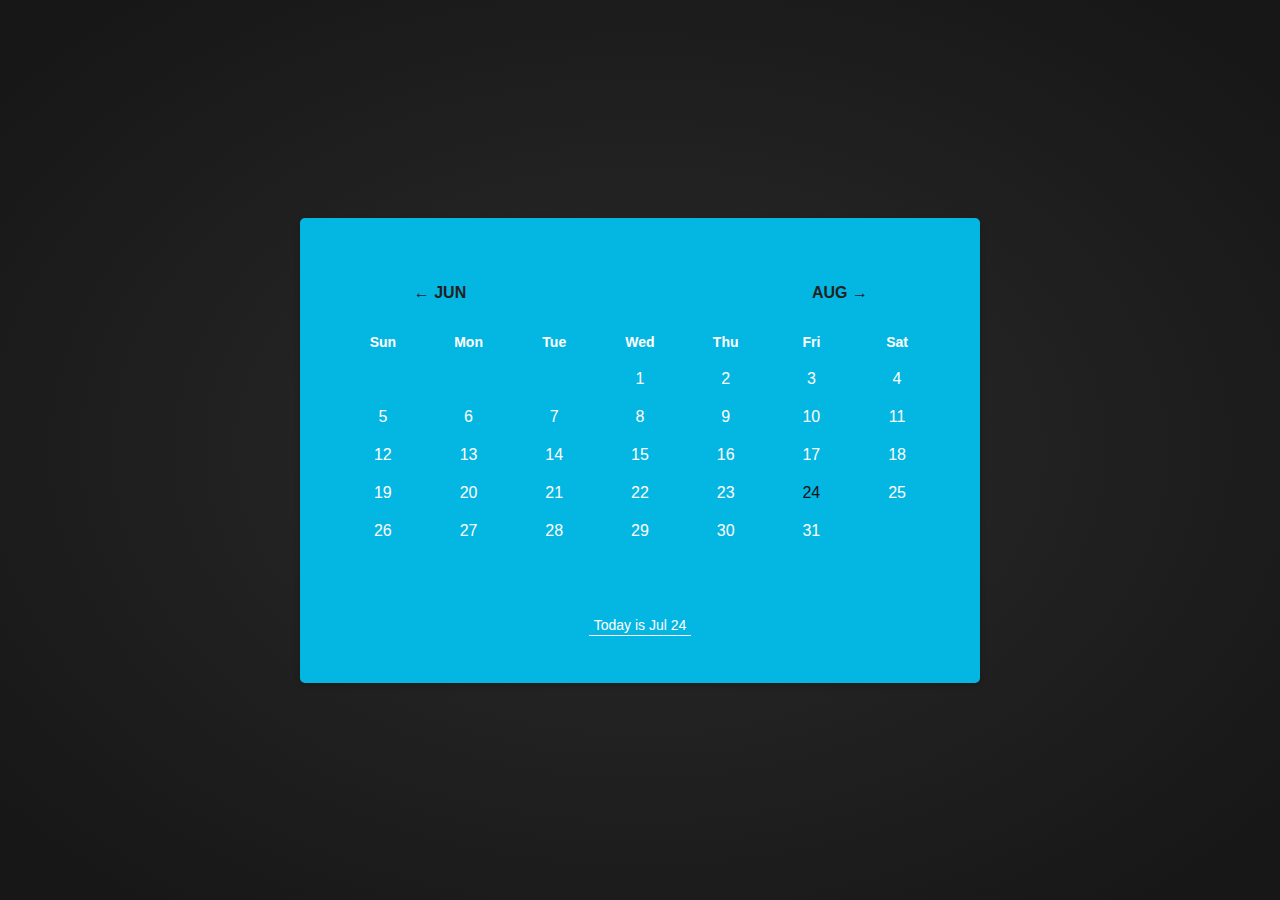
<file: Gym/New folder/index.html>
<!DOCTYPE html>
<html >
<head>
  <meta charset="UTF-8">
  <title>Calendar App</title>
  <meta name="viewport" content="width=device-width, initial-scale=1">
  
  
      <link rel="stylesheet" href="css/style.css">

  
</head>

<body>
  <div class="calendar" id="calendar-app">
  <div class="calendar--day-view" id="day-view">
    <span class="day-view-exit" id="day-view-exit">&times;</span>
    <span class="day-view-date" id="day-view-date">MAY 29 2016</span>
    <div class="day-view-content">
      <div class="day-highlight">
        You <span class="day-events" id="day-events">had no events for today</span>. &nbsp; <span tabindex="0" onkeyup="if(event.keyCode != 13) return; this.click();" class="day-events-link" id="add-event" data-date>Add a new event?</span>
      </div>
      <div class="day-add-event" id="add-day-event-box" data-active="false">
        <div class="row">
          <div class="half">
            <label class="add-event-label">
               Name of event
              <input type="text" class="add-event-edit add-event-edit--long" placeholder="New event" id="input-add-event-name">
             
            </label>
          </div>
          <div class="qtr">
            <label class="add-event-label">
          Start Time
              <input type="text" class="add-event-edit" placeholder="8:15" id="input-add-event-start-time" data-options="1,2,3,4,5,6,7,8,9,10,11,12" data-format="datetime">
              <input type="text" class="add-event-edit" placeholder="am" id="input-add-event-start-ampm" data-options="a,p,am,pm">
            </label>
          </div>
          <div class="qtr">
            <label class="add-event-label">
          End Time
              <input type="text" class="add-event-edit" placeholder="9" id="input-add-event-end-time" data-options="1,2,3,4,5,6,7,8,9,10,11,12" data-format="datetime">
              <input type="text" class="add-event-edit" placeholder="am" id="input-add-event-end-ampm" data-options="a,p,am,pm">
            </label>
          </div>
          <div class="half">
            <a onkeyup="if(event.keyCode != 13) return; this.click();" tabindex="0" id="add-event-save" class="event-btn--save event-btn">save</a>
            <a tabindex="0" id="add-event-cancel" class="event-btn--cancel event-btn">cancel</a>
          </div>
        </div>
        
      </div>
      <div id="day-events-list" class="day-events-list">
        
      </div>
      <div class="day-inspiration-quote" id="inspirational-quote">
        Every child is an artist.  The problem is how to remain an artist once he grows up. –Pablo Picasso
      </div>
    </div>
  </div>
  <div class="calendar--view" id="calendar-view">
    <div class="cview__month">
      <span class="cview__month-last" id="calendar-month-last">Apr</span>
      <span class="cview__month-current" id="calendar-month">May</span>
      <span class="cview__month-next" id="calendar-month-next">Jun</span>
    </div>
    <div class="cview__header">Sun</div>
    <div class="cview__header">Mon</div>
    <div class="cview__header">Tue</div>
    <div class="cview__header">Wed</div>
    <div class="cview__header">Thu</div>
    <div class="cview__header">Fri</div>
    <div class="cview__header">Sat</div>
    <div class="calendar--view" id="dates">
    </div>
  </div>
  <div class="footer">
    <span><span id="footer-date" class="footer__link">Today is May 30</span></span>    
  </div>
</div>
  
    <script src="js/index.js"></script>

</body>
</html>
</file>
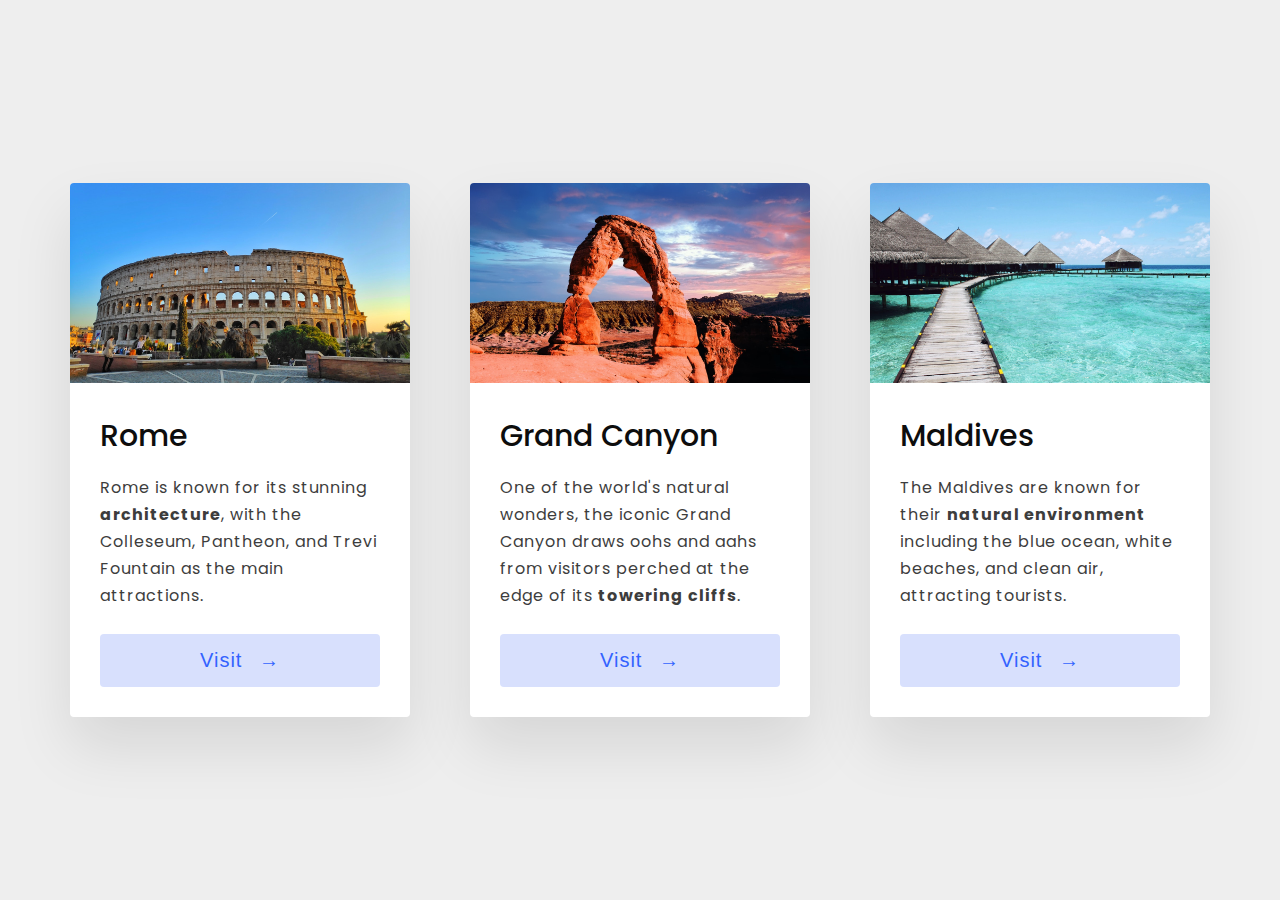
<file: AutoMobile/Crads/webIQ - Responsive cards pure html and css/index.html>
<!DOCTYPE html>
<html lang="en">
  <head>
    <meta charset="UTF-8" />
    <meta name="viewport" content="width=device-width, initial-scale=1.0" />
    <title>webIQ</title>

    <link rel="stylesheet" href="style.css" />
  </head>

  <body>
    <div class="grid">
      <div class="grid-item">
        <div class="card">
          <img class="card-img" src="./img/rome.jpg" alt="Rome" />
          <div class="card-content">
            <h1 class="card-header">Rome</h1>
            <p class="card-text">
              Rome is known for its stunning <strong> architecture</strong>,
              with the Colleseum, Pantheon, and Trevi Fountain as the main
              attractions.
            </p>
            <button class="card-btn">Visit <span>&rarr;</span></button>
          </div>
        </div>
      </div>
      <div class="grid-item">
        <div class="card">
          <img
            class="card-img"
            src="./img/grand-canyon.jpg"
            alt="Grand Canyon"
          />
          <div class="card-content">
            <h1 class="card-header">Grand Canyon</h1>
            <p class="card-text">
              One of the world's natural wonders, the iconic Grand Canyon draws
              oohs and aahs from visitors perched at the edge of its
              <strong>towering cliffs</strong>.
            </p>
            <button class="card-btn">Visit <span>&rarr;</span></button>
          </div>
        </div>
      </div>
      <div class="grid-item">
        <div class="card">
          <img class="card-img" src="./img/maldives.jpg" alt="Maldives" />
          <div class="card-content">
            <h1 class="card-header">Maldives</h1>
            <p class="card-text">
              The Maldives are known for their
              <strong>natural environment</strong> including the blue ocean,
              white beaches, and clean air, attracting tourists.
            </p>
            <button class="card-btn">Visit <span>&rarr;</span></button>
          </div>
        </div>
      </div>
    </div>
  </body>
</html>
</file>
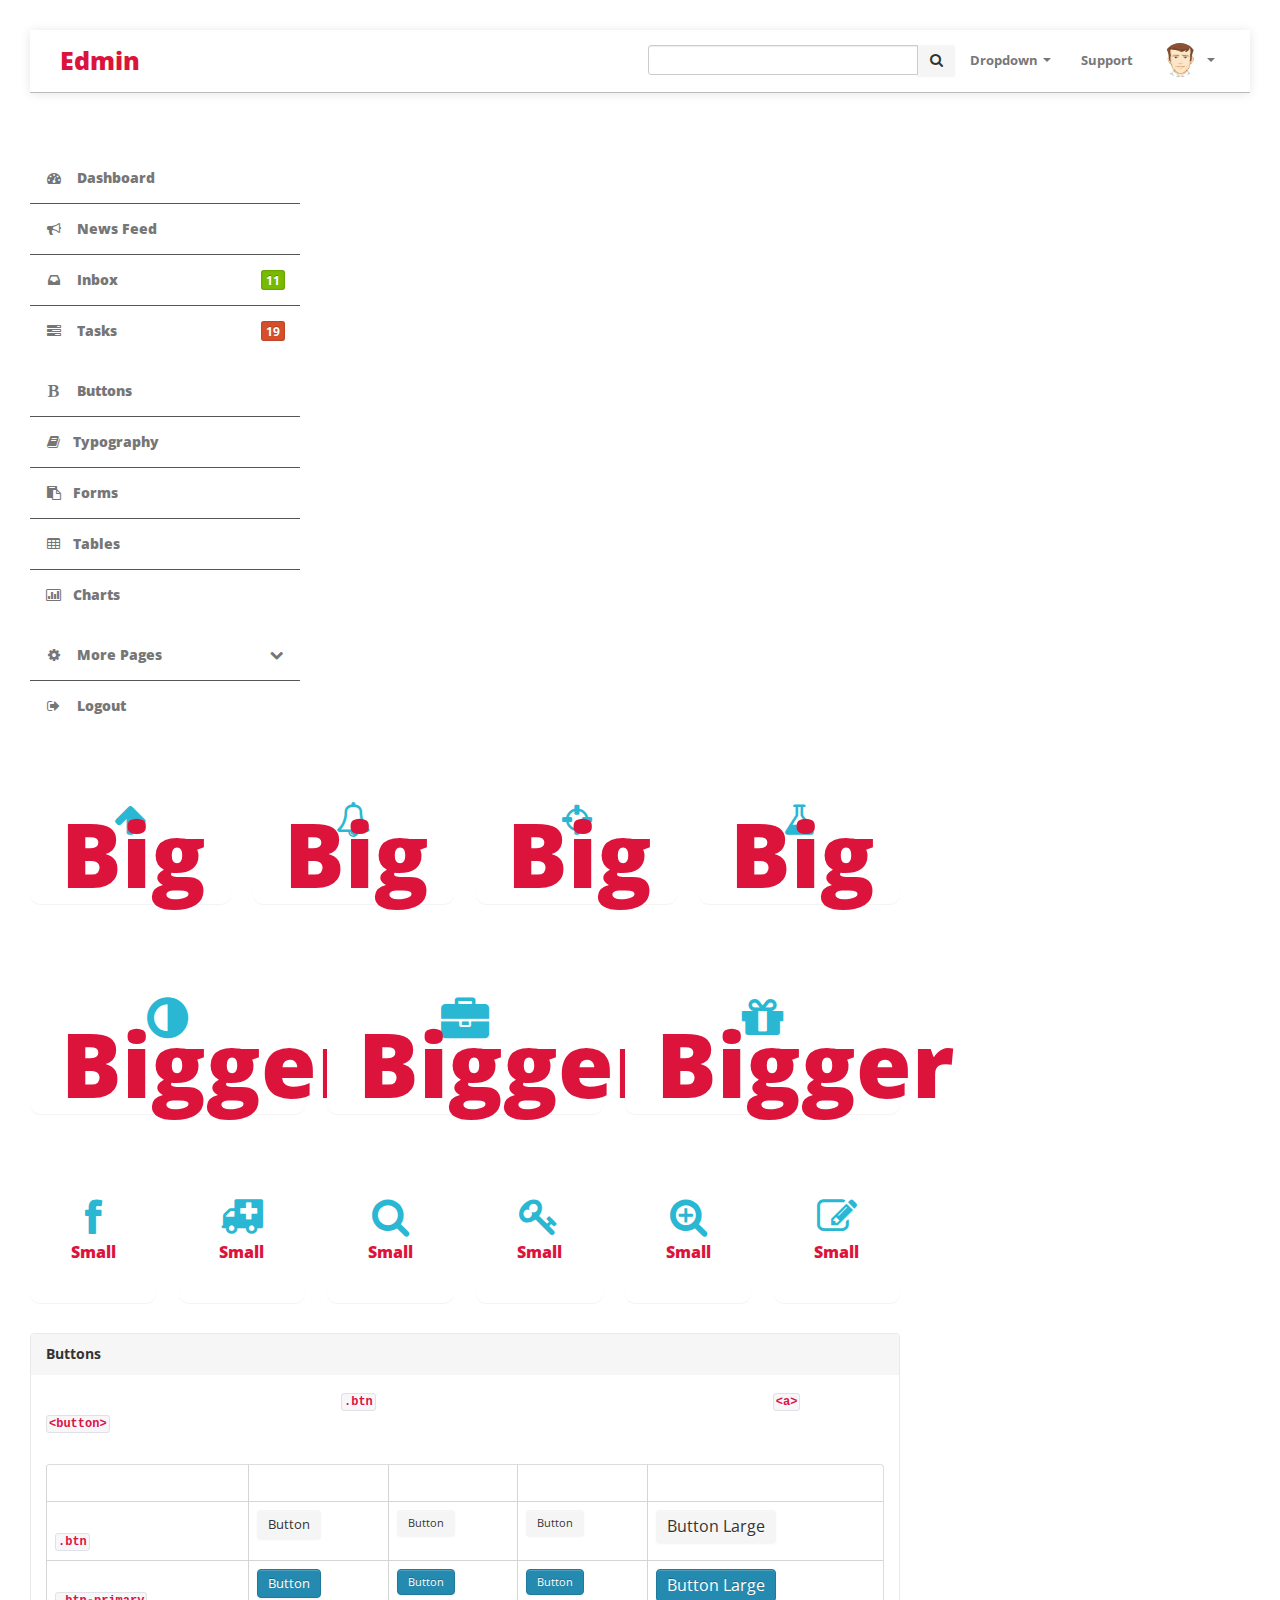
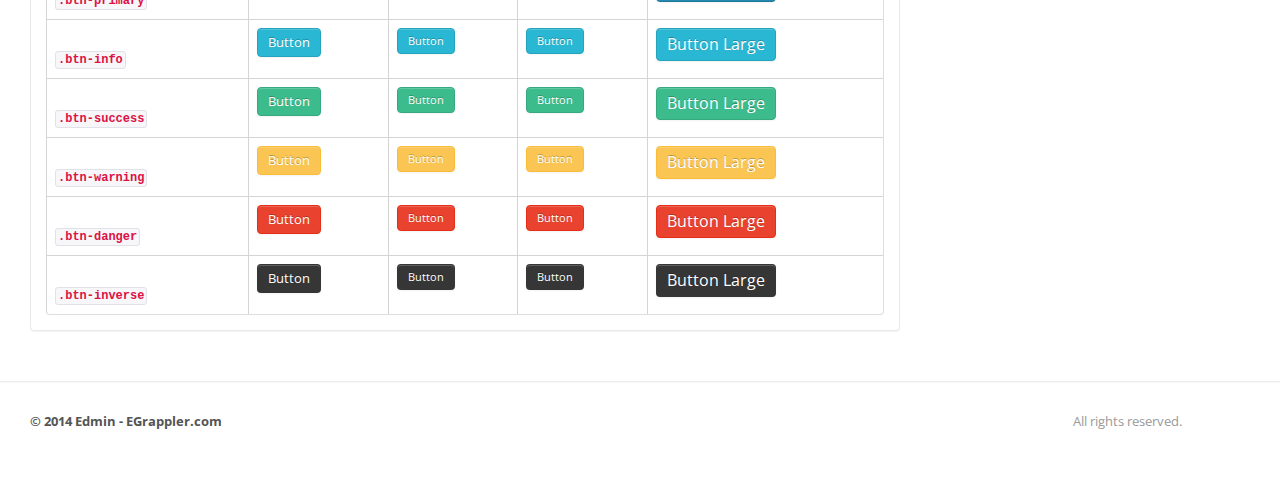
<file: depo mepo/ui-button-icon.html>
﻿<!DOCTYPE html>
<html lang="en">

<head>
<head>
	<meta http-equiv="Content-Type" content="text/html; charset=utf-8" />
	<meta name="viewport" content="width=device-width, initial-scale=1.0">
	<title>Edmin</title>
	<link type="text/css" href="bootstrap/css/bootstrap.min.css" rel="stylesheet">
	<link type="text/css" href="bootstrap/css/bootstrap-responsive.min.css" rel="stylesheet">
	<link type="text/css" href="css/theme.css" rel="stylesheet">
	 
	<link type="text/css" href="images/icons/css/font-awesome.css" rel="stylesheet">
	<link type="text/css" href='http://fonts.googleapis.com/css?family=Open+Sans:400italic,600italic,400,600' rel='stylesheet'>
</head>
<body>

	<div class="navbar navbar-fixed-top">
		<div class="navbar-inner">
			<div class="container">
				<a class="btn btn-navbar" data-toggle="collapse" data-target=".navbar-inverse-collapse">
					<i class="icon-reorder shaded"></i>
				</a>

			  	<a class="brand" href="index.html">
			  		Edmin
			  	</a>

				<div class="nav-collapse collapse navbar-inverse-collapse">
					<ul class="nav nav-icons">
						<li class="active"><a href="#">
							<i class="icon-envelope"></i>
						</a></li>
						<li><a href="#">
							<i class="icon-eye-open"></i>
						</a></li>
						<li><a href="#">
							<i class="icon-bar-chart"></i>
						</a></li>
					</ul>

					<form class="navbar-search pull-left input-append" action="#">
						<input type="text" class="span3">
						<button class="btn" type="button">
							<i class="icon-search"></i>
						</button>
					</form>
				
					<ul class="nav pull-right">
						<li class="dropdown">
							<a href="#" class="dropdown-toggle" data-toggle="dropdown">Dropdown <b class="caret"></b></a>
							<ul class="dropdown-menu">
								<li><a href="#">Item No. 1</a></li>
								
								<li><a href="#">Don't Click</a></li>
								<li class="divider"></li>
								<li class="nav-header">Example Header</li>
								<li><a href="#">A Separated link</a></li>
															</ul>
						</li>
						
						<li><a href="#">
							Support
						</a></li>
						<li class="nav-user dropdown">
							<a href="#" class="dropdown-toggle" data-toggle="dropdown">
								<img src="images/user.png" class="nav-avatar" />
								<b class="caret"></b>
							</a>
							<ul class="dropdown-menu">
								<li><a href="#">Your Profile</a></li>
								<li><a href="#">Edit Profile</a></li>
								<li><a href="#">Account Settings</a></li>
								<li class="divider"></li>
								<li><a href="#">Logout</a></li>
							</ul>
						</li>
					</ul>
				</div><!-- /.nav-collapse -->
			</div>
		</div><!-- /navbar-inner -->
	</div><!-- /navbar -->



	<div class="wrapper">
		<div class="container">
			<div class="row">
				<div class="span3">
					<div class="sidebar">

						<ul class="widget widget-menu unstyled">
							<li class="active">
								<a href="index.html">
									<i class="menu-icon icon-dashboard"></i>
									Dashboard
								</a>
							</li>
							<li>
								<a href="activity.html">
									<i class="menu-icon icon-bullhorn"></i>
									News Feed
								</a>
							</li>
							<li>
								<a href="message.html">
									<i class="menu-icon icon-inbox"></i>
									Inbox
									<b class="label green pull-right">11</b>
								</a>
							</li>
							
							<li>
								<a href="task.html">
									<i class="menu-icon icon-tasks"></i>
									Tasks
									<b class="label orange pull-right">19</b>
								</a>
							</li>
						</ul><!--/.widget-nav-->

						<ul class="widget widget-menu unstyled">
                                <li><a href="ui-button-icon.html"><i class="menu-icon icon-bold"></i> Buttons </a></li>
                                <li><a href="ui-typography.html"><i class="menu-icon icon-book"></i>Typography </a></li>
                                <li><a href="form.html"><i class="menu-icon icon-paste"></i>Forms </a></li>
                                <li><a href="table.html"><i class="menu-icon icon-table"></i>Tables </a></li>
                                <li><a href="charts.html"><i class="menu-icon icon-bar-chart"></i>Charts </a></li>
                            </ul><!--/.widget-nav-->

						<ul class="widget widget-menu unstyled">
							<li>
								<a class="collapsed" data-toggle="collapse" href="#togglePages">
									<i class="menu-icon icon-cog"></i>
									<i class="icon-chevron-down pull-right"></i><i class="icon-chevron-up pull-right"></i>
									More Pages
								</a>
								<ul id="togglePages" class="collapse unstyled">
									<li>
										<a href="other-login.html">
											<i class="icon-inbox"></i>
											Login
										</a>
									</li>
									<li>
										<a href="other-user-profile.html">
											<i class="icon-inbox"></i>
											Profile
										</a>
									</li>
									<li>
										<a href="other-user-listing.html">
											<i class="icon-inbox"></i>
											All Users
										</a>
									</li>
								</ul>
							</li>
							
							<li>
								<a href="#">
									<i class="menu-icon icon-signout"></i>
									Logout
								</a>
							</li>
						</ul>

					</div><!--/.sidebar-->
				</div><!--/.span3-->


				<div class="span9">
					<div class="content">

						<div class="btn-controls">
							<div class="btn-box-row row-fluid">
								<a href="#" class="btn-box span3">
									<i class="icon-arrow-up"></i>
									<b>Big</b>
								</a>
								<a href="#" class="btn-box span3">
									<i class="icon-bell"></i>
									<b>Big</b>
								</a>
								<a href="#" class="btn-box span3">
									<i class="icon-screenshot"></i>
									<b>Big</b>
								</a>
								<a href="#" class="btn-box span3">
									<i class="icon-beaker"></i>
									<b>Big</b>
								</a>
							</div>

							<div class="btn-box-row row-fluid">
								<a href="#" class="btn-box big span4">
									<i class="icon-adjust"></i>
									<b>Bigger</b>
								</a>
								<a href="#" class="btn-box big span4">
									<i class="icon-briefcase"></i>
									<b>Bigger</b>
								</a>
								<a href="#" class="btn-box big span4">
									<i class="icon-gift"></i>
									<b>Bigger</b>
								</a>
							</div>

							<div class="btn-box-row row-fluid">
								<a href="#" class="btn-box small span2">
									<i class="icon-facebook"></i>
									<b>Small</b>
								</a>
								<a href="#" class="btn-box small span2">
									<i class="icon-ambulance"></i>
									<b>Small</b>
								</a>
								<a href="#" class="btn-box small span2">
									<i class="icon-search"></i>
									<b>Small</b>
								</a>
								<a href="#" class="btn-box small span2">
									<i class="icon-key"></i>
									<b>Small</b>
								</a>
								<a href="#" class="btn-box small span2">
									<i class="icon-zoom-in"></i>
									<b>Small</b>
								</a>
								<a href="#" class="btn-box small span2">
									<i class="icon-edit"></i>
									<b>Small</b>
								</a>
							</div>
						</div><!--/.btn-controls-->


						<div class="module">
							<div class="module-head">
								<h3>Buttons</h3>
							</div>
							<div class="module-body">
								<p>
									Button styles can be applied to anything with the <code>.btn</code> class applied. However, typically you'll want to apply these to only <code>&lt;a&gt;</code> and <code>&lt;button&gt;</code> elements for the best rendering.
								</p>
								<br />
								<table class="table table-bordered">
									<thead>
										<th>Button</th>
										<th>Standard</th>
										<th>Mini</th>
										<th>Small</th>
										<th>Large</th>
									</thead>
									<tbody>
										<tr>
											<td>Standard Button <br /> <code>.btn</code></td>
											<td><a class="btn">Button</a></td>
											<td><a class="btn btn-mini">Button</a></td>
											<td><a class="btn btn-small">Button</a></td>
											<td><a class="btn btn-large">Button Large</a></td>
										</tr>
										<tr>
											<td>Primary Button <br /> <code>.btn-primary</code></td>
											<td><a class="btn btn-primary">Button</a></td>
											<td><a class="btn btn-mini btn-primary">Button</a></td>
											<td><a class="btn btn-small btn-primary">Button</a></td>
											<td><a class="btn btn-large btn-primary">Button Large</a></td>
										</tr>
										<tr>
											<td>Info Button <br /> <code>.btn-info</code></td>
											<td><a class="btn btn-info">Button</a></td>
											<td><a class="btn btn-mini btn-info">Button</a></td>
											<td><a class="btn btn-small btn-info">Button</a></td>
											<td><a class="btn btn-large btn-info">Button Large</a></td>
										</tr>
										<tr>
											<td>Success Button <br /> <code>.btn-success</code></td>
											<td><a class="btn btn-success">Button</a></td>
											<td><a class="btn btn-mini btn-success">Button</a></td>
											<td><a class="btn btn-small btn-success">Button</a></td>
											<td><a class="btn btn-large btn-success">Button Large</a></td>
										</tr>
										<tr>
											<td>Warning Button <br /> <code>.btn-warning</code></td>
											<td><a class="btn btn-warning">Button</a></td>
											<td><a class="btn btn-mini btn-warning">Button</a></td>
											<td><a class="btn btn-small btn-warning">Button</a></td>
											<td><a class="btn btn-large btn-warning">Button Large</a></td>
										</tr>
										<tr>
											<td>Danger Button <br /> <code>.btn-danger</code></td>
											<td><a class="btn btn-danger">Button</a></td>
											<td><a class="btn btn-mini btn-danger">Button</a></td>
											<td><a class="btn btn-small btn-danger">Button</a></td>
											<td><a class="btn btn-large btn-danger">Button Large</a></td>
										</tr>
										<tr>
											<td>Inverse Button <br /> <code>.btn-inverse</code></td>
											<td><a class="btn btn-inverse">Button</a></td>
											<td><a class="btn btn-mini btn-inverse">Button</a></td>
											<td><a class="btn btn-small btn-inverse">Button</a></td>
											<td><a class="btn btn-large btn-inverse">Button Large</a></td>
										</tr>
									</tbody>
								</table>
							</div>
						</div>

						
						
						
					</div><!--/.content-->
				</div><!--/.span9-->
			</div>
		</div><!--/.container-->
	</div><!--/.wrapper-->

	<div class="footer">
		<div class="container">
			 

			<b class="copyright">&copy; 2014 Edmin - EGrappler.com </b> All rights reserved.
		</div>
	</div>

	<script src="scripts/jquery-1.9.1.min.js" type="text/javascript"></script>
	<script src="scripts/jquery-ui-1.10.1.custom.min.js" type="text/javascript"></script>
	<script src="bootstrap/js/bootstrap.min.js" type="text/javascript"></script>


</body>
</file>
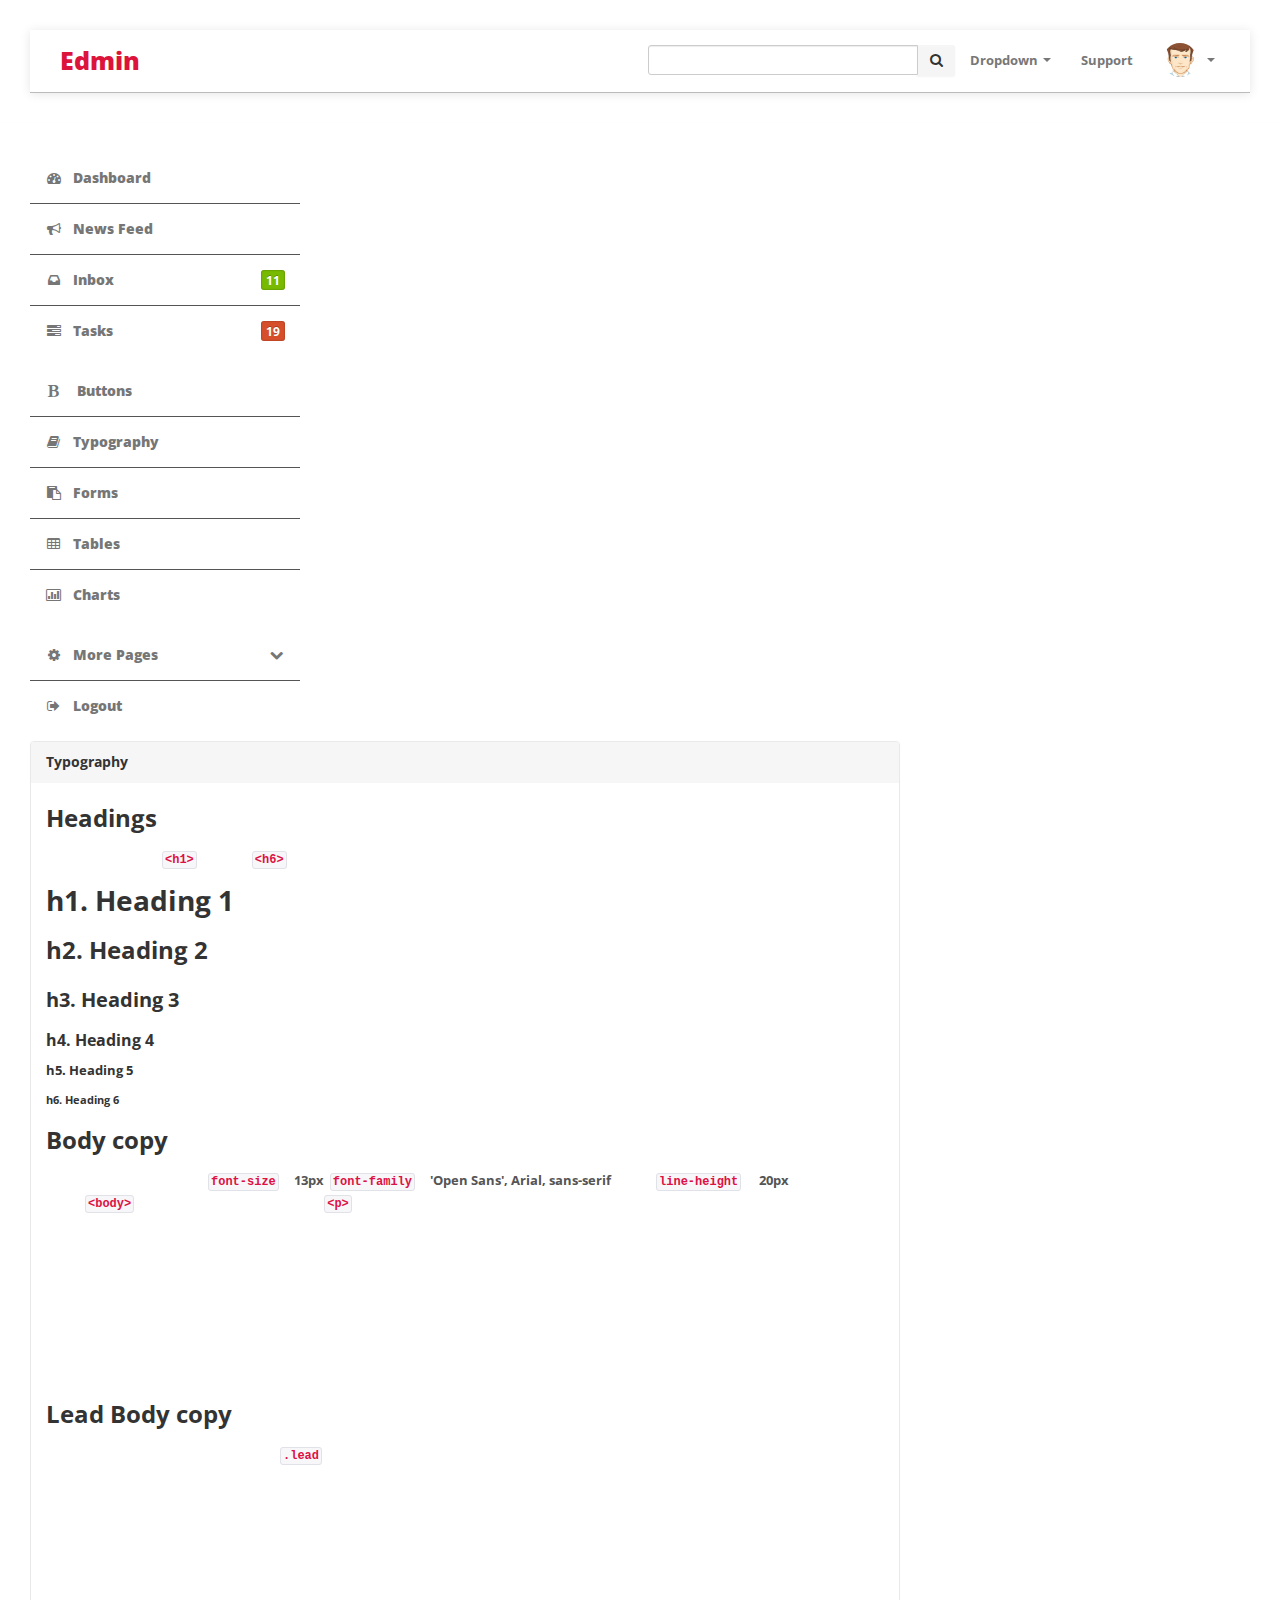
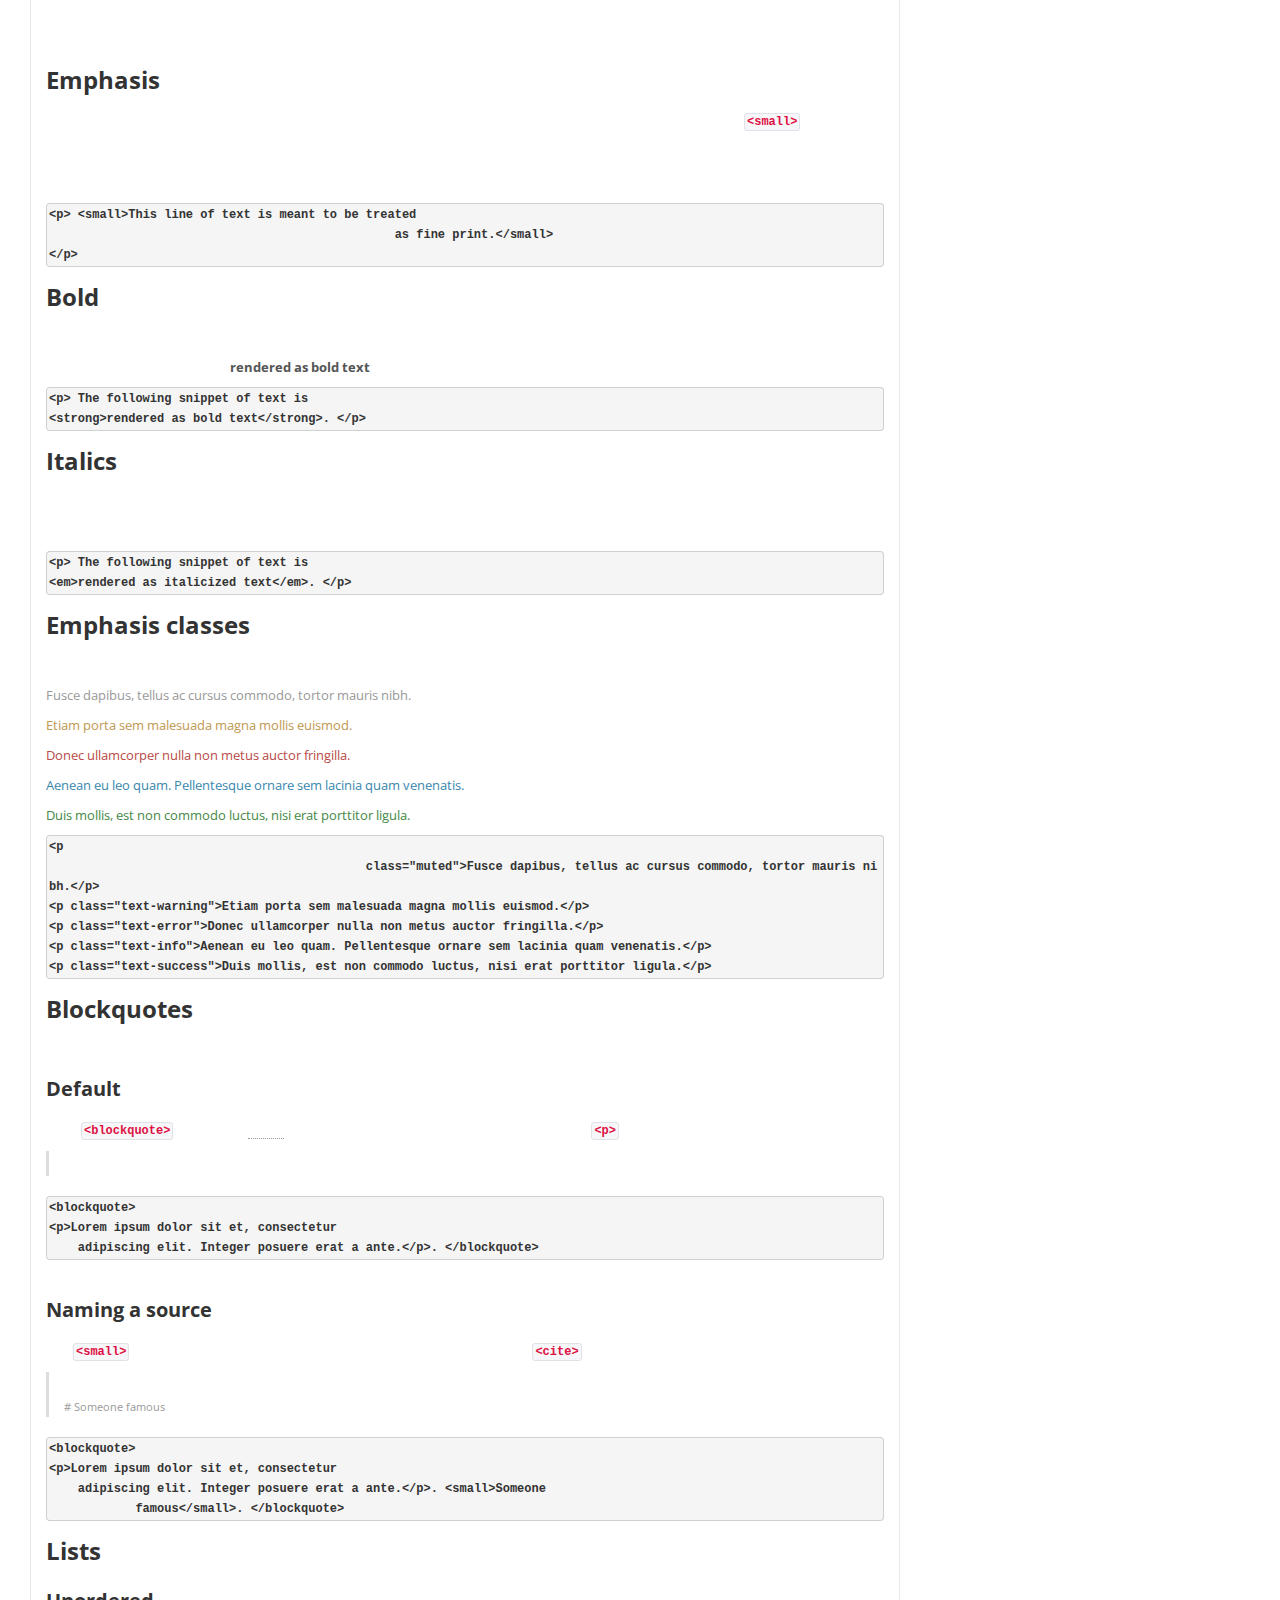
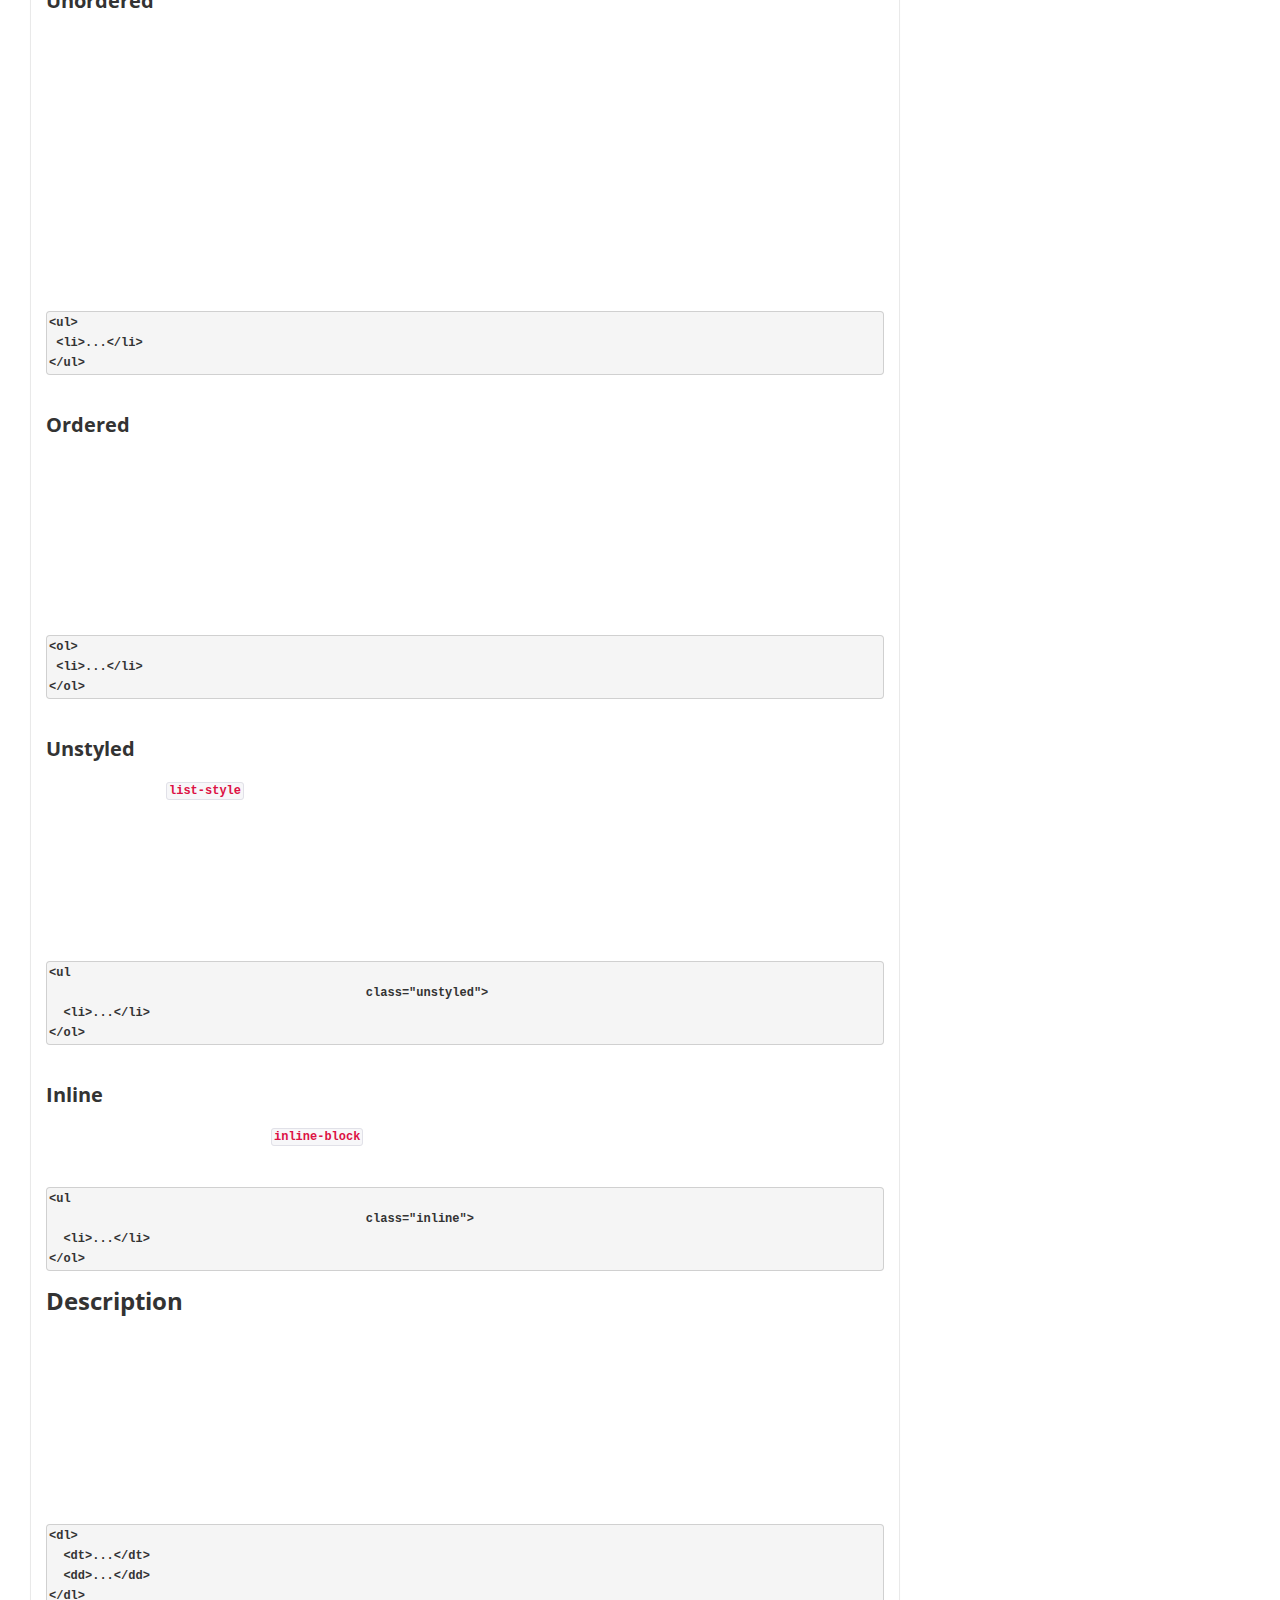
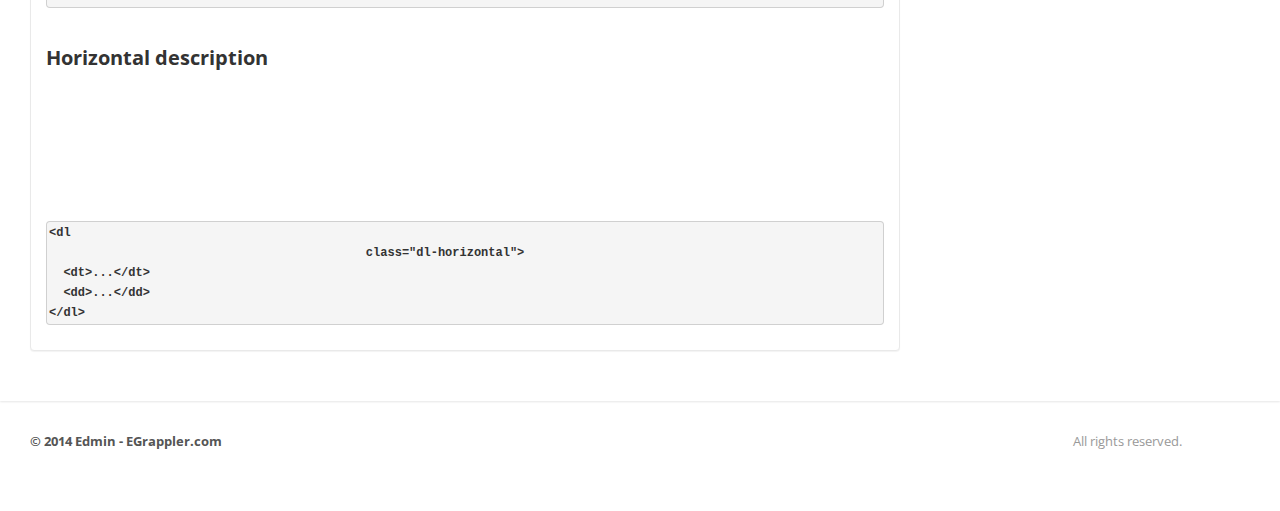
<file: depo mepo/ui-typography.html>
﻿<!DOCTYPE html>
<html lang="en">
<head>
    <meta http-equiv="Content-Type" content="text/html; charset=utf-8" />
    <meta name="viewport" content="width=device-width, initial-scale=1.0">
    <title>Edmin</title>
    <link type="text/css" href="bootstrap/css/bootstrap.min.css" rel="stylesheet">
    <link type="text/css" href="bootstrap/css/bootstrap-responsive.min.css" rel="stylesheet">
    <link type="text/css" href="css/theme.css" rel="stylesheet">
    <link type="text/css" href="images/icons/css/font-awesome.css" rel="stylesheet">
    <link type="text/css" href='http://fonts.googleapis.com/css?family=Open+Sans:400italic,600italic,400,600'
        rel='stylesheet'>
</head>
<body>
    <div class="navbar navbar-fixed-top">
        <div class="navbar-inner">
            <div class="container">
                <a class="btn btn-navbar" data-toggle="collapse" data-target=".navbar-inverse-collapse">
                    <i class="icon-reorder shaded"></i></a><a class="brand" href="index.html">Edmin </a>
                <div class="nav-collapse collapse navbar-inverse-collapse">
                    <ul class="nav nav-icons">
                        <li class="active"><a href="#"><i class="icon-envelope"></i></a></li>
                        <li><a href="#"><i class="icon-eye-open"></i></a></li>
                        <li><a href="#"><i class="icon-bar-chart"></i></a></li>
                    </ul>
                    <form class="navbar-search pull-left input-append" action="#">
                    <input type="text" class="span3">
                    <button class="btn" type="button">
                        <i class="icon-search"></i>
                    </button>
                    </form>
                    <ul class="nav pull-right">
                        <li class="dropdown"><a href="#" class="dropdown-toggle" data-toggle="dropdown">Dropdown
                            <b class="caret"></b></a>
                            <ul class="dropdown-menu">
                                <li><a href="#">Item No. 1</a></li>
                                <li><a href="#">Don't Click</a></li>
                                <li class="divider"></li>
                                <li class="nav-header">Example Header</li>
                                <li><a href="#">A Separated link</a></li>
                            </ul>
                        </li>
                        <li><a href="#">Support </a></li>
                        <li class="nav-user dropdown"><a href="#" class="dropdown-toggle" data-toggle="dropdown">
                            <img src="images/user.png" class="nav-avatar" />
                            <b class="caret"></b></a>
                            <ul class="dropdown-menu">
                                <li><a href="#">Your Profile</a></li>
                                <li><a href="#">Edit Profile</a></li>
                                <li><a href="#">Account Settings</a></li>
                                <li class="divider"></li>
                                <li><a href="#">Logout</a></li>
                            </ul>
                        </li>
                    </ul>
                </div>
                <!-- /.nav-collapse -->
            </div>
        </div>
        <!-- /navbar-inner -->
    </div>
    <!-- /navbar -->
    <div class="wrapper">
        <div class="container">
            <div class="row">
                <div class="span3">
                    <div class="sidebar">
                        <ul class="widget widget-menu unstyled">
                            <li class="active"><a href="index.html"><i class="menu-icon icon-dashboard"></i>Dashboard
                            </a></li>
                            <li><a href="activity.html"><i class="menu-icon icon-bullhorn"></i>News Feed </a>
                            </li>
                            <li><a href="message.html"><i class="menu-icon icon-inbox"></i>Inbox <b class="label green pull-right">
                                11</b> </a></li>
                            <li><a href="task.html"><i class="menu-icon icon-tasks"></i>Tasks <b class="label orange pull-right">
                                19</b> </a></li>
                        </ul>
                        <!--/.widget-nav-->
                        <ul class="widget widget-menu unstyled">
                                <li><a href="ui-button-icon.html"><i class="menu-icon icon-bold"></i> Buttons </a></li>
                                <li><a href="ui-typography.html"><i class="menu-icon icon-book"></i>Typography </a></li>
                                <li><a href="form.html"><i class="menu-icon icon-paste"></i>Forms </a></li>
                                <li><a href="table.html"><i class="menu-icon icon-table"></i>Tables </a></li>
                                <li><a href="charts.html"><i class="menu-icon icon-bar-chart"></i>Charts </a></li>
                            </ul>
                        <!--/.widget-nav-->
                        <ul class="widget widget-menu unstyled">
                            <li><a class="collapsed" data-toggle="collapse" href="#togglePages"><i class="menu-icon icon-cog">
                            </i><i class="icon-chevron-down pull-right"></i><i class="icon-chevron-up pull-right">
                            </i>More Pages </a>
                                <ul id="togglePages" class="collapse unstyled">
                                    <li><a href="other-login.html"><i class="icon-inbox"></i>Login </a></li>
                                    <li><a href="other-user-profile.html"><i class="icon-inbox"></i>Profile </a></li>
                                    <li><a href="other-user-listing.html"><i class="icon-inbox"></i>All Users </a></li>
                                </ul>
                            </li>
                            <li><a href="#"><i class="menu-icon icon-signout"></i>Logout </a></li>
                    </div>
                    <!--/.sidebar-->
                </div>
                <!--/.span3-->
                <div class="span9">
                    <div class="content">
                        <div class="module">
                            <div class="module-head">
                                <h3>
                                    Typography</h3>
                            </div>
                            <div class="module-body">
                                <section class="docs">
                                    <h2>
                                        Headings</h2>
                                    <p>
                                        All HTML headings, <code>&lt;h1&gt;</code> through <code>&lt;h6&gt;</code> are available.</p>
                                    <div class="docs-example">
                                        <h1>
                                            h1. Heading 1</h1>
                                        <h2>
                                            h2. Heading 2</h2>
                                        <h3>
                                            h3. Heading 3</h3>
                                        <h4>
                                            h4. Heading 4</h4>
                                        <h5>
                                            h5. Heading 5</h5>
                                        <h6>
                                            h6. Heading 6</h6>
                                    </div>
                                </section>
                                <section class="docs">
                                    <h2>
                                        Body copy</h2>
                                    <p>
                                        This theme's global default <code>font-size</code> is <strong>13px</strong>, <code>font-family</code>
                                        is <strong>'Open Sans', Arial, sans-serif</strong>, with a <code>line-height</code>
                                        of <strong>20px</strong>. This is applied to the <code>&lt;body&gt;</code> and all
                                        paragraphs. In addition, <code>&lt;p&gt;</code> (paragraphs) receive a bottom margin
                                        of half their line-height (10px by default).</p>
                                    <div class="docs-example">
                                        <p>
                                            Nullam quis risus eget urna mollis ornare vel eu leo. Cum sociis natoque penatibus
                                            et magnis dis parturient montes, nascetur ridiculus mus. Nullam id dolor id nibh
                                            ultricies vehicula.</p>
                                        <p>
                                            Cum sociis natoque penatibus et magnis dis parturient montes, nascetur ridiculus
                                            mus. Donec ullamcorper nulla non metus auctor fringilla. Duis mollis, est non commodo
                                            luctus, nisi erat porttitor ligula, eget lacinia odio sem nec elit. Donec ullamcorper
                                            nulla non metus auctor fringilla.</p>
                                        <p>
                                            Maecenas sed diam eget risus varius blandit sit et non magna. Donec id elit non
                                            mi porta gravida at eget metus. Duis mollis, est non commodo luctus, nisi erat porttitor
                                            ligula, eget lacinia odio sem nec elit.</p>
                                    </div>
                                </section>
                                <section class="docs">
                                    <h2>
                                        Lead Body copy</h2>
                                    <p>
                                        Make a paragraph stand out by adding <code>.lead</code>.</p>
                                    <div class="docs-example">
                                        <p class="lead">
                                            Nullam quis risus eget urna mollis ornare vel eu leo. Cum sociis natoque penatibus
                                            et magnis dis parturient montes, nascetur ridiculus mus. Nullam id dolor id nibh
                                            ultricies vehicula.</p>
                                        <p>
                                            Cum sociis natoque penatibus et magnis dis parturient montes, nascetur ridiculus
                                            mus. Donec ullamcorper nulla non metus auctor fringilla. Duis mollis, est non commodo
                                            luctus, nisi erat porttitor ligula, eget lacinia odio sem nec elit. Donec ullamcorper
                                            nulla non metus auctor fringilla.</p>
                                        <p>
                                            Maecenas sed diam eget risus varius blandit sit et non magna. Donec id elit non
                                            mi porta gravida at eget metus. Duis mollis, est non commodo luctus, nisi erat porttitor
                                            ligula, eget lacinia odio sem nec elit.</p>
                                    </div>
                                </section>
                                <section class="docs">
                                    <h2>
                                        Emphasis</h2>
                                    <p>
                                        Make use of HTML's default emphasis tags with lightweight styles. For de-emphasizing
                                        inline or blocks of text, use the <code>&lt;small&gt;</code> tag.</p>
                                    <div class="docs-example">
                                        <p>
                                            Standard text size.</p>
                                        <p>
                                            <small>This line of text is meant to be treated as fine print.</small></p>
                                        <pre class="pre"><span class="tag">&lt;p&gt;</span><span class="pln"> </span><span
                                            class="tag">&lt;small&gt;</span><span class="pln">This line of text is meant to be treated
                                                as fine print.</span><span class="tag">&lt;/small&gt;</span><span class="pln">
</span><span class="tag">&lt;/p&gt;</span></pre>
                                    </div>
                                </section>
                                <section class="docs">
                                    <h2>
                                        Bold</h2>
                                    <p>
                                        For emphasizing a snippet of text with a heavier font-weight.</p>
                                    <div class="docs-example">
                                        <p>
                                            The following snippet of text is <strong>rendered as bold text</strong>.</p>
                                        <pre class="pre"><span class="tag">&lt;p&gt;</span><span class="pln"> </span>The following snippet of text is
<span class="tag">&lt;strong&gt;</span><span class="pln">rendered as bold text</span><span
    class="tag">&lt;/strong&gt;</span>.<span class="pln"> </span><span class="tag">&lt;/p&gt;</span></pre>
                                    </div>
                                </section>
                                <section class="docs">
                                    <h2>
                                        Italics</h2>
                                    <p>
                                        For emphasizing a snippet of text with italics.</p>
                                    <div class="docs-example">
                                        <p>
                                            The following snippet of text is <em>rendered as italicized text</em>.</p>
                                        <pre class="pre"><span class="tag">&lt;p&gt;</span><span class="pln"> </span>The following snippet of text is
<span class="tag">&lt;em&gt;</span><span class="pln">rendered as italicized text</span><span
    class="tag">&lt;/em&gt;</span>.<span class="pln"> </span><span class="tag">&lt;/p&gt;</span></pre>
                                    </div>
                                </section>
                                <section class="docs">
                                    <h2>
                                        Emphasis classes</h2>
                                    <p>
                                        Convey meaning through color with a handful of emphasis utility classes.</p>
                                    <div class="docs-example">
                                        <p class="muted">
                                            Fusce dapibus, tellus ac cursus commodo, tortor mauris nibh.</p>
                                        <p class="text-warning">
                                            Etiam porta sem malesuada magna mollis euismod.</p>
                                        <p class="text-error">
                                            Donec ullamcorper nulla non metus auctor fringilla.</p>
                                        <p class="text-info">
                                            Aenean eu leo quam. Pellentesque ornare sem lacinia quam venenatis.</p>
                                        <p class="text-success">
                                            Duis mollis, est non commodo luctus, nisi erat porttitor ligula.</p>
                                        <pre class="pre"><span class="tag">&lt;p</span><span class="pln"> </span><span class="atn">
                                            class</span><span class="pun">=</span><span class="atv">"muted"</span><span class="tag">&gt;</span><span
                                                class="pln">Fusce dapibus, tellus ac cursus commodo, tortor mauris nibh.</span><span
                                                    class="tag">&lt;/p&gt;</span>
<span class="tag">&lt;p</span><span class="pln"> </span><span class="atn">class</span><span
    class="pun">=</span><span class="atv">"text-warning"</span><span class="tag">&gt;</span><span
        class="pln">Etiam porta sem malesuada magna mollis euismod.</span><span class="tag">&lt;/p&gt;</span>
<span class="tag">&lt;p</span><span class="pln"> </span><span class="atn">class</span><span
    class="pun">=</span><span class="atv">"text-error"</span><span class="tag">&gt;</span><span
        class="pln">Donec ullamcorper nulla non metus auctor fringilla.</span><span class="tag">&lt;/p&gt;</span>
<span class="tag">&lt;p</span><span class="pln"> </span><span class="atn">class</span><span
    class="pun">=</span><span class="atv">"text-info"</span><span class="tag">&gt;</span><span
        class="pln">Aenean eu leo quam. Pellentesque ornare sem lacinia quam venenatis.</span><span
            class="tag">&lt;/p&gt;</span>
<span class="tag">&lt;p</span><span class="pln"> </span><span class="atn">class</span><span
    class="pun">=</span><span class="atv">"text-success"</span><span class="tag">&gt;</span><span
        class="pln">Duis mollis, est non commodo luctus, nisi erat porttitor ligula.</span><span
            class="tag">&lt;/p&gt;</span></pre>
                                    </div>
                                </section>
                                <section class="docs">
                                    <h2>
                                        Blockquotes</h2>
                                    <p>
                                        For quoting blocks of content from another source within your document.</p>
                                    <h3>
                                        Default</h3>
                                    <p>
                                        Wrap <code>&lt;blockquote&gt;</code> around any
                                        <abbr title="HyperText Markup Language">
                                            HTML</abbr>
                                        as the quote. For straight quotes we recommend a <code>&lt;p&gt;</code>.</p>
                                    <div class="docs-example">
                                        <blockquote>
                                            <p>
                                                Lorem ipsum dolor sit et, consectetur adipiscing elit. Integer posuere erat a ante.</p>
                                        </blockquote>
                                        <pre class="pre"><span class="tag">&lt;blockquote&gt;</span><span class="pln"> </span>
<span class="tag">&lt;p&gt;</span><span class="pln">Lorem ipsum dolor sit et, consectetur
    adipiscing elit. Integer posuere erat a ante.</span><span class="tag">&lt;/p&gt;</span>.<span
        class="pln"> </span><span class="tag">&lt;/blockquote&gt;</span></pre>
                                    </div>
                                    <br />
                                    <h3>
                                        Naming a source</h3>
                                    <p>
                                        Add <code>&lt;small&gt;</code> tag for identifying the source. Wrap the name of
                                        the source work in <code>&lt;cite&gt;</code>.</p>
                                    <div class="docs-example">
                                        <blockquote>
                                            <p>
                                                Lorem ipsum dolor sit et, consectetur adipiscing elit. Integer posuere erat a ante.</p>
                                            <small>Someone famous</small>
                                        </blockquote>
                                        <pre class="pre"><span class="tag">&lt;blockquote&gt;</span><span class="pln"> </span>
<span class="tag">&lt;p&gt;</span><span class="pln">Lorem ipsum dolor sit et, consectetur
    adipiscing elit. Integer posuere erat a ante.</span><span class="tag">&lt;/p&gt;</span>.<span
        class="pln"> </span><span class="tag">&lt;small&gt;</span><span class="pln">Someone
            famous</span><span class="tag">&lt;/small&gt;</span>.<span class="pln"> </span><span
                class="tag">&lt;/blockquote&gt;</span></pre>
                                    </div>
                                </section>
                                <section class="docs">
                                    <h2>
                                        Lists</h2>
                                    <h3>
                                        Unordered</h3>
                                    <p>
                                        A list of items in which the order does <em>not</em> explicitly matter.</p>
                                    <div class="docs-example">
                                        <ul>
                                            <li>Lorem ipsum dolor sit et</li>
                                            <li>Consectetur adipiscing elit</li>
                                            <li>Integer molestie lorem at massa</li>
                                            <li>Facilisis in pretium nisl aliquet</li>
                                            <li>Nulla volutpat aliquam velit
                                                <ul>
                                                    <li>Phasellus iaculis neque</li>
                                                    <li>Purus sodales ultricies</li>
                                                    <li>Vestibulum laoreet porttitor sem</li>
                                                    <li>Ac tristique libero volutpat at</li>
                                                </ul>
                                            </li>
                                            <li>Faucibus porta lacus fringilla vel</li>
                                            <li>Aenean sit et erat nunc</li>
                                            <li>Eget porttitor lorem</li>
                                        </ul>
                                        <pre class="pre"><span class="tag">&lt;ul&gt;</span>
<span class="pln"> </span><span class="tag">&lt;li&gt;</span><span class="pln">...</span><span
    class="tag">&lt;/li&gt;</span>
<span class="tag">&lt;/ul&gt;</span></pre>
                                    </div>
                                    <br />
                                    <h3>
                                        Ordered</h3>
                                    <p>
                                        A list of items in which the order <em>does</em> explicitly matter.</p>
                                    <div class="docs-example">
                                        <ol>
                                            <li>Lorem ipsum dolor sit et</li>
                                            <li>Consectetur adipiscing elit</li>
                                            <li>Integer molestie lorem at massa</li>
                                            <li>Facilisis in pretium nisl aliquet</li>
                                            <li>Faucibus porta lacus fringilla vel</li>
                                            <li>Aenean sit et erat nunc</li>
                                            <li>Eget porttitor lorem</li>
                                        </ol>
                                        <pre class="pre"><span class="tag">&lt;ol&gt;</span>
<span class="pln"> </span><span class="tag">&lt;li&gt;</span><span class="pln">...</span><span
    class="tag">&lt;/li&gt;</span>
<span class="tag">&lt;/ol&gt;</span></pre>
                                    </div>
                                    <br />
                                    <h3>
                                        Unstyled</h3>
                                    <p>
                                        Remove the default <code>list-style</code> and left padding on list items (immediate
                                        children only).</p>
                                    <div class="docs-example">
                                        <ul class="unstyled">
                                            <li>Lorem ipsum dolor sit et</li>
                                            <li>Consectetur adipiscing elit</li>
                                            <li>Integer molestie lorem at massa</li>
                                            <li>Facilisis in pretium nisl aliquet</li>
                                            <li>Faucibus porta lacus fringilla vel</li>
                                            <li>Aenean sit et erat nunc</li>
                                            <li>Eget porttitor lorem</li>
                                        </ul>
                                        <pre class="pre"><span class="tag">&lt;ul</span><span class="pln"> </span><span class="atn">
                                            class</span><span class="pun">=</span><span class="atv">"unstyled"</span><span class="tag">&gt;</span>
  <span class="tag">&lt;li&gt;</span><span class="pln">...</span><span class="tag">&lt;/li&gt;</span>
<span class="tag">&lt;/ol&gt;</span></pre>
                                    </div>
                                    <br />
                                    <h3>
                                        Inline</h3>
                                    <p>
                                        Place all list items on a single line with <code>inline-block</code> and some light
                                        padding.</p>
                                    <div class="docs-example">
                                        <ul class="inline">
                                            <li>Lorem ipsum dolor sit et</li>
                                            <li>Consectetur adipiscing elit</li>
                                            <li>Integer molestie lorem at massa</li>
                                        </ul>
                                        <pre class="pre"><span class="tag">&lt;ul</span><span class="pln"> </span><span class="atn">
                                            class</span><span class="pun">=</span><span class="atv">"inline"</span><span class="tag">&gt;</span>
  <span class="tag">&lt;li&gt;</span><span class="pln">...</span><span class="tag">&lt;/li&gt;</span>
<span class="tag">&lt;/ol&gt;</span></pre>
                                    </div>
                                </section>
                                <section class="docs">
                                    <h2>
                                        Description</h2>
                                    <p>
                                        A list of terms with their associated descriptions.</p>
                                    <div class="docs-example">
                                        <dl>
                                            <dt>Description lists</dt>
                                            <dd>
                                                A description list is perfect for defining terms.</dd>
                                            <dt>Euismod</dt>
                                            <dd>
                                                Vestibulum id ligula porta felis euismod semper eget lacinia odio sem nec elit.</dd>
                                            <dd>
                                                Donec id elit non mi porta gravida at eget metus.</dd>
                                            <dt>Malesuada porta</dt>
                                            <dd>
                                                Etiam porta sem malesuada magna mollis euismod.</dd>
                                        </dl>
                                        <pre class="pre"><span class="tag">&lt;dl&gt;</span>
  <span class="tag">&lt;dt&gt;</span><span class="pln">...</span><span class="tag">&lt;/dt&gt;</span>
  <span class="tag">&lt;dd&gt;</span><span class="pln">...</span><span class="tag">&lt;/dd&gt;</span>
<span class="tag">&lt;/dl&gt;</span></pre>
                                    </div>
                                    <br />
                                    <h3>
                                        Horizontal description</h3>
                                    <p>
                                        A list of terms with their associated descriptions.</p>
                                    <div class="docs-example">
                                        <dl class="dl-horizontal">
                                            <dt>Description lists</dt>
                                            <dd>
                                                A description list is perfect for defining terms.</dd>
                                            <dt>Euismod</dt>
                                            <dd>
                                                Vestibulum id ligula porta felis euismod semper eget lacinia odio sem nec elit.</dd>
                                            <dd>
                                                Donec id elit non mi porta gravida at eget metus.</dd>
                                            <dt>Malesuada porta</dt>
                                            <dd>
                                                Etiam porta sem malesuada magna mollis euismod.</dd>
                                        </dl>
                                        <pre class="pre"><span class="tag">&lt;dl</span><span class="pln"> </span><span class="atn">
                                            class</span><span class="pun">=</span><span class="atv">"dl-horizontal"</span><span
                                                class="tag">&gt;</span>
  <span class="tag">&lt;dt&gt;</span><span class="pln">...</span><span class="tag">&lt;/dt&gt;</span>
  <span class="tag">&lt;dd&gt;</span><span class="pln">...</span><span class="tag">&lt;/dd&gt;</span>
<span class="tag">&lt;/dl&gt;</span></pre>
                                    </div>
                                </section>
                            </div>
                        </div>
                    </div>
                    <!--/.content-->
                </div>
                <!--/.span9-->
            </div>
        </div>
        <!--/.container-->
    </div>
    <!--/.wrapper-->
    <div class="footer">
        <div class="container">
            <b class="copyright">&copy; 2014 Edmin - EGrappler.com </b>All rights reserved.
        </div>
    </div>
    <script src="scripts/jquery-1.9.1.min.js" type="text/javascript"></script>
    <script src="scripts/jquery-ui-1.10.1.custom.min.js" type="text/javascript"></script>
    <script src="bootstrap/js/bootstrap.min.js" type="text/javascript"></script>
</body>
</file>
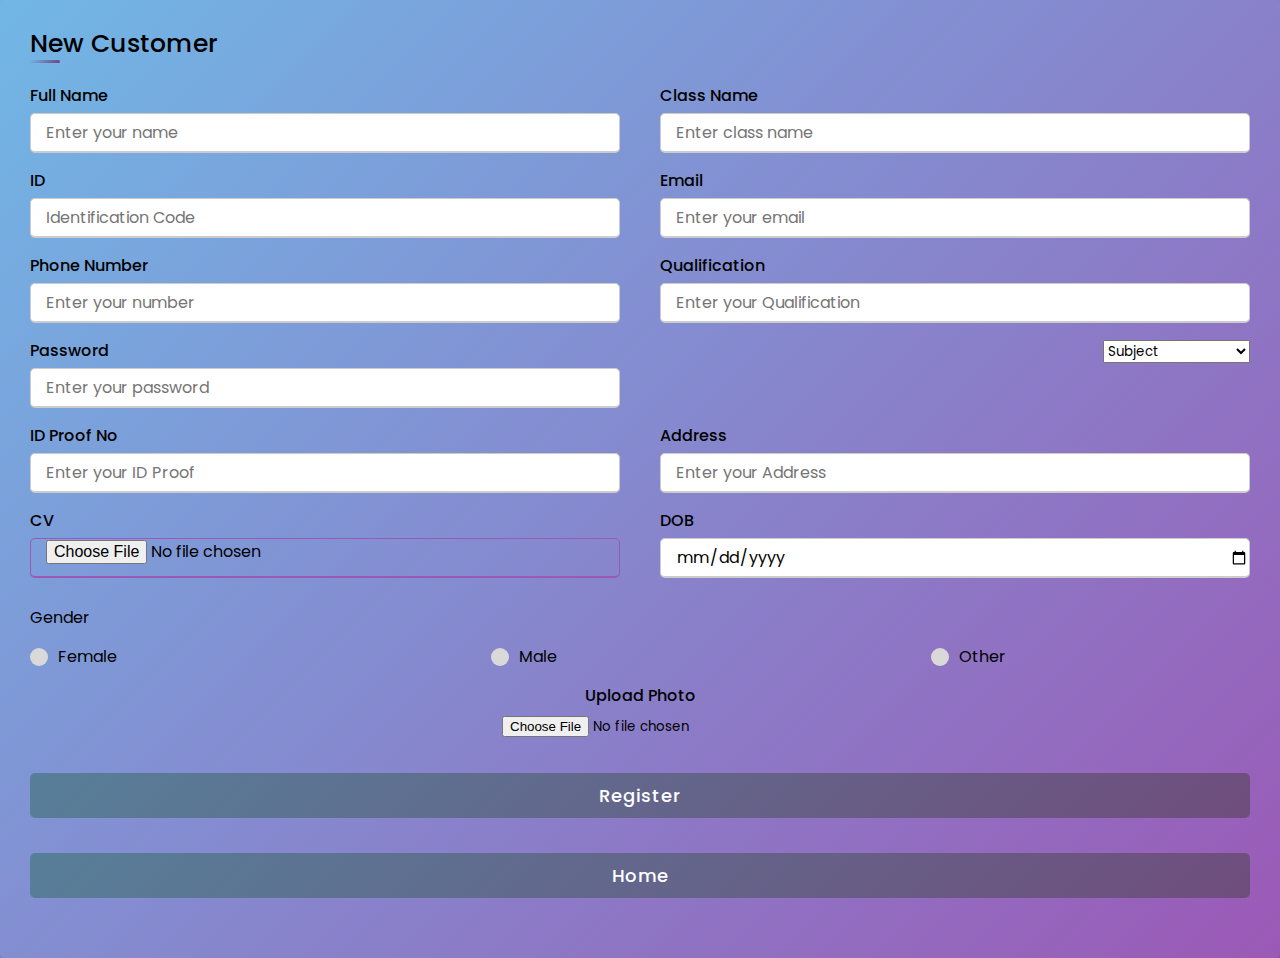
<file: AutoMobile/Responsive-Login-Form-master/CarReg.html>
<!DOCTYPE html>
<!-- Created By CodingLab - www.codinglabweb.com -->
<html lang="en" dir="ltr">
  <head>
    <meta charset="UTF-8">
    <!---<title> Responsive Registration Form | CodingLab </title>--->
    <link rel="stylesheet" href="registration.css">
     <meta name="viewport" content="width=device-width, initial-scale=1.0">
   </head>
<body>
  <div class="container">
    <div class="title">New Customer</div>
    <div class="content">
      <form action="#">
        <div class="user-details">
          <div class="input-box">
            <span class="details">Full Name</span>
            <input type="text" placeholder="Enter your name" required>
          </div>
          <div class="input-box">
            <span class="details">Class Name</span>
            <input type="text" placeholder="Enter class name" required>
          </div>
          <div class="input-box">
            <span class="details">ID</span>
            <input type="text" placeholder="Identification Code" required>
          </div>
          <div class="input-box">
            <span class="details">Email</span>
            <input type="text" placeholder="Enter your email" required>
          </div>
          <div class="input-box">
            <span class="details">Phone Number</span>
            <input type="text" placeholder="Enter your number" required>
          </div>
          <div class="input-box">
            <span class="details">Qualification</span>
            <input type="text" placeholder="Enter your Qualification" required>
          </div>
          <div class="input-box">
            <span class="details">Password</span>
            <input type="text" placeholder="Enter your password" required>
          </div>
          
          
          
          <div class="input_field select_option">
            <select>
              <option>Subject </option>
              <option>English</option>
              <option>Marathi</option>
              <option>Hindi </option>
              <option>Science</option>
              <option>Mathamatic</option>
              <option>History</option>
              <option>Geography</option>
              <option>Economics</option>
              <option>Computer</option>
              <option>Finance</option>
              <option>Physical Education</option>
              <option>Sanskrit</option>
              <option>Physics</option>
              <option>Chemistory</option>
              <option>Biology</option>
              <option>Account</option>
            </select>
            <div class="select_arrow"></div>
          </div>
          <div class="input-box">
            <span class="details">ID Proof No</span>
            <input type="text" placeholder="Enter your ID Proof" required>
          </div>
          <div class="input-box">
            <span class="details">Address</span>
            <input type="text" placeholder="Enter your Address" required>
          </div>
          <div class="input-box">
            <span class="details">CV</span>
            <input type="file" id="myFile" name="filename">
          </div>
          <div class="input-box">
            <span class="details">DOB</span>
            <input type="date" placeholder="Enter Birth Date" required>
          </div>

      
        </div>
        <div class="accound-details">
          <input type="radio" name="account" id="dot-1">
          <input type="radio" name="account" id="dot-2">
          <input type="radio" name="account" id="dot-3">
          <span class="gender-title">Gender</span>
          <div class="category">
            <label for="dot-1">
            <span class="dot one"></span>
            <span class="account">Female</span>
          </label>
          <label for="dot-2">
            <span class="dot two"></span>
            <span class="account">Male</span>
          </label>
          <label for="dot-3">
            <span class="dot three"></span>
            <span class="account">Other</span>
            </label>
          </div>
        </div>





        <script type='text/javascript'>
          function preview_image(event) 
          {
           var reader = new FileReader();
           reader.onload = function()
           {
            var output = document.getElementById('output_image');
            output.src = reader.result;
           }
           reader.readAsDataURL(event.target.files[0]);
          }
          </script>
          <style>
          body
          {
           width:100%;
           margin:0 auto;
           padding:0px;
           font-family:helvetica;
           background-color:#0B3861;
          }
          #wrapper
          {
           text-align:center;
           margin:0 auto;
           padding:0px;
           width:300px;
          }
          #output_image
          {
           max-width:100px;
          }
          </style>
          </head>
          <body>
          <div id="wrapper">
            <div class="input-box">
              <span class="details">Upload Photo</span>
           <input type="file" accept="image/*" onchange="preview_image(event)">
           <img id="output_image"/>
           </div>
          </div>





        <div class="button">
          <input type="submit" value="Register">
        </div>
        <div class="button">
          <input type="submit" value="Home">
        </div>
      </form>
    </div>
  </div>

</body>
</html>
</file>
<file: Gym/New folder/css/style.css>
body{
  margin: 0;
  padding: 0;
  font-family: 'HelveticaNeue-Light', Helvetica Neue, Helvetica;
  display: flex;
  align-items:center;
  height: 100%;
  height: 100vh;
  min-height: 500px;
  background: rgba(76,76,76,1);
background: -moz-radial-gradient(center, ellipse cover, rgba(76,76,76,1) 0%, rgba(43,43,43,1) 0%, rgba(23,23,23,1) 91%, rgba(23,23,23,1) 100%);
background: -webkit-gradient(radial, center center, 0px, center center, 100%, color-stop(0%, rgba(76,76,76,1)), color-stop(0%, rgba(43,43,43,1)), color-stop(91%, rgba(23,23,23,1)), color-stop(100%, rgba(23,23,23,1)));
background: -webkit-radial-gradient(center, ellipse cover, rgba(76,76,76,1) 0%, rgba(43,43,43,1) 0%, rgba(23,23,23,1) 91%, rgba(23,23,23,1) 100%);
background: -o-radial-gradient(center, ellipse cover, rgba(76,76,76,1) 0%, rgba(43,43,43,1) 0%, rgba(23,23,23,1) 91%, rgba(23,23,23,1) 100%);
background: -ms-radial-gradient(center, ellipse cover, rgba(76,76,76,1) 0%, rgba(43,43,43,1) 0%, rgba(23,23,23,1) 91%, rgba(23,23,23,1) 100%);
background: radial-gradient(ellipse at center, rgba(76,76,76,1) 0%, rgba(43,43,43,1) 0%, rgba(23,23,23,1) 91%, rgba(23,23,23,1) 100%);
}
.calendar{
  color: #fff;
  margin: 10px auto;
  background: #04b6e2;
  padding: 60px 40px 80px 40px;
  width: 95%;
  max-width: 600px;
  height: 325px;
  border-radius: 5px;
  box-shadow: 0px 2px 6px rgba(2,2,2,0.2);
  position: relative;
}
.calendar__title{
  text-align: center;
}
.calendar--day-view{
  position: absolute;
  border-radius: 3px;
  top: -2.5%;
  left: -2.5%;
  width: 100%;
  height: 100%;
  background: rgba(255,255,255,1);
 box-shadow: 3px 12px 5px rgba(2,2,2,0.16);
  z-index: 2;
  overflow: hidden;
  transform: scale(0.9) translate(30px,30px);
  opacity: 0;
  visibility: hidden;
/*   border-radius: 5px; */
  display: none;
  align-items: flex-start;
  flex-wrap: wrap;
}
.day-view-content{
  color: #222;
  width: 100%;
  padding-top: 55px;
}
.day-highlight, .day-add-event{
  padding: 8px 10px;
  margin: 12px 15px;
  border-radius: 4px;
  background: #e7e8e8;
  color: #222;
  font-size: 14px;
  font-weight: 600;
  font-family: "Avenir", sans-serif;
}
.row{
  width: 100%;
  display: flex;
  flex-wrap: wrap;
  align-items: center;
}
.row .qtr{
  width: 40%;
}
.row .half{
  width: 100%;
}
@media (min-width: 800px){
  .row{
    flex-wrap: nowrap;
  }
  .row .half{
    width: 35%;
  }
  .row .qtr{
    width: 25%;
  }
}

.day-add-event{
  background: #04b6e2;
  color: #fff;
  padding: 16px;
  display: none;
  transform: translateY(-15px);
  opacity: 0;
}
.day-add-event[data-active="true"]{
  display: block;
  animation: popIn 250ms 1 forwards;
}
.add-event-label{
  padding: 10px 0;
  font-size: 18px;
  font-family: 'Avenir', sans-serif;
  color: #fff;
  font-weight: 400;
  font-size: 12px;
  color: rgba(255,255,255,0.8);
}
.add-event-edit{
  display: block;
  margin: 4px 0;
  max-width: 70%;
  border-bottom: 2px solid #fff;
  font-size: 18px;
  font-weight: 800;
  color: #fff;
}
.add-event-edit--long{
  max-width: 90%;
}

input.add-event-edit{
  border: none;
  border-bottom: 2px solid #fff;
  background: transparent;
  outline: none;
  font: inherit;
  color: #fff;
  font-size: 18px;
  font-weight: 800;
}
.add-event-edit--error, input.add-event-edit--error{
  border-color: #ff5151;
  animation: shake 300ms 1 forwards;
}
@keyframes shake {
  20%, 60%{
    transform: translateX(4px);
  }
  40%, 80%{
    transform: translateX(-4px);
  }
}
input.add-event-edit::-webkit-input-placeholder {
   color: #fff;
}

input.add-event-edit:-moz-placeholder { /* Firefox 18- */
   color: #fff;  
}

input.add-event-edit::-moz-placeholder {  /* Firefox 19+ */
   color: #fff;  
}

input.add-event-edit:-ms-input-placeholder {  
   color: #fff;  
}
.event-btn{
  padding: 3px 8px;
  border: 3px solid #fff;
  color: #fff;
  cursor: pointer;
  display: inline-block;
  width: 65px;
  margin: 5px 0;
  text-align: center;
}

.event-btn--save{
  border-color: #fff;
   background: #74c500;
  color: #fff;
  border-color: transparent;
}
.event-btn--save:hover{
  box-shadow: 0px 2px 4px rgba(2,2,2,0.2);
}
.event-btn--cancel{
  background: #ff5151;
  color: #fff;
  border-color: transparent;
}
.event-btn--cancel:hover{
  box-shadow: 0px 2px 4px rgba(2,2,2,0.2);
}
/* .add-event-btn:hover, .add.event-btn:focus{
  background: #00258e;
  box-shadow: 0px -1px 2px rgba(3,2,2,0.2);
} */
.day-highlight .day-events-link{
  border-bottom: 2px solid #222;
  padding: 0;
  cursor: pointer;
}
#add-event{
  color: #04b6e2;
  border-color: #04b6e2;
}
.day-view-exit{
  position: absolute;
  top: 24px;
  line-height: 1em;
  left: 22px;
  font-size: 22px;
  color: #252525;
  font-family: 'Avenir', sans-serif;
  font-weight: 800;
  cursor: pointer;
  opacity: 0;
  animation: popIn 200ms 1 forwards;
  text-transform: uppercase;
}
.day-view-date{
  position: absolute;
  top: 19px;
  right: 22px;
  text-align: right;
  font-size: 22px;
  font-family: 'Avenir', sans-serif;
  font-weight: 800;
  color: #393939;
  border-bottom: 2px solid #222;
  cursor: pointer;
}
.day-inspiration-quote{
  position: absolute;
/*   top: 90px; */
  margin-top: -40px;
  left: 10%;
  width: 80%;
  height: calc(100% - 110px);
  display: flex;
  flex-wrap: nowrap;
  align-items: center;
  font-size: 32px;
  font-weight: 800;
  letter-spacing: -1px;
  color: #ddd;
  line-height: 1.1em;
  font-family: 'Avenir', sans-serif;
  z-index: -1;
}
.day-event-list-ul{
  list-style: none;
  margin: auto;
  width: 95%;
  padding: 0;
  max-height: 300px;
  overflow: auto;
}
.day-event-list-ul li {
  padding: 10px;
  margin: 10px 0;
/*   background: #04b6e2; */
/*   box-shadow: 0px 1px 1px  rgba(2,2,2,0.5); */
  position: relative;
}
.event-dates small{
  font-size: 0.65em;
  color: #444;
}
.event-dates{
  font-weight: 800;
  font-family: 'Avenir', sans-serif;
  color: #04b6e2;
  font-size: 18px;
  text-transform: lowercase;
/*   position: relative; */
}
.event-delete{
  position: absolute;
  right: 10px;
  top: 0px;
  font-size: 12px;
  color: #f25656;
  cursor: pointer;
}
.event-name{
  font-size: 19px;
  font-family: 'Avenir', sans-serif;
  color: #222;
  padding:10px;
  background: #f7f7f7;
  margin: 2px 0;
  display: block;
  text-transform: initial;
}
.calendar--day-view-active{
  animation: popIn 200ms 1 forwards;
  visibility: visible;
  display: flex;
  transition: visibility 0ms;

}
.calendar--view{
  display: flex;
  flex-wrap: wrap;
  align-content: center;
  justify-content: flex-start;
  width: 100%;
}
.cview__month{
  width: 100%;
  text-align: center;
  font-weight: 800;
  font-size: 22px;
  font-family: 'Avenir', sans-serif;
  padding-bottom: 20px;
  color: #222;
  text-transform: uppercase;
  display: flex;
  flex-wrap: nowrap;
  align-items: baseline;
  justify-content: space-around;
}
.cview__month-last,.cview__month-next,.cview__month-current{
  width: 33.33333%;
  text-align: center;
  font-size: 16px;
  cursor: pointer;
  color: #222;
}
.cview__month-last:hover,.cview__month-next:hover{
  color: #fff;
}

.cview__month-current{
  font-size: 22px;
  cursor: default;
  animation: popIn 200ms 1 forwards;
  transform: translateY(20px);
  opacity: 0;
  position: relative;
}
.cview__month-reset{
  animation: none;
}
.cview__month-activate{
  animation: popIn 100ms 1 forwards;
}
.cview--spacer, .cview__header, .cview--date{
  width: 14.28571428571429%;
  max-width: 14.28571428571429%;
  padding: 10px;
  box-sizing: border-box;
  position: relative;
  text-align: center;
  overflow: hidden;
  text-overflow: clip;
  font-size: 14px;
  font-weight: 900;
}
.cview--date{
  font-size: 16px;
  font-weight: 400;
  cursor: pointer;
}
.has-events::after{
  border-radius:100%;
  animation: popIn 200ms 1 forwards;
  background: rgba(255,255,255,0.95);
  transform: scale(0);
  content: '';
  display: block;
  position: absolute;
  width: 8px;
  height: 8px;
  top: 8px;
  left: 12px;
  
}
.cview--date:hover::before{
  background: rgba(255,255,255,0.2);
}
.cview--date.today{
  color: #111;  
}
.cview--date.today::before{
  animation: popIn 200ms 1 forwards;
  background: rgba(255,255,255,0.2);
  transform: scale(0);
}
@keyframes popIn{

  100%{
    transform: scale(1);
    opacity: 1;
  }
}
.cview--date::before{
  width: 100%;
  height: 100%;
  position: absolute;
  top: 0;
  left: 0;
  content: '';
  transform: scale(0.8);
  z-index: 0;
}
.footer{
  width: 100%;
  bottom: 50px;
  left: 0;
  position: absolute;
  font-size: 14px;
  text-align: center;
}
.footer__link{
  cursor: pointer;
  padding: 2px 5px;
  border-bottom: 1px solid #fff;
}
</file>
<file: AutoMobile/Crads/webIQ - Responsive cards pure html and css/style.css>
@import url("https://fonts.googleapis.com/css?family=Poppins&display=swap");

* {
  margin: 0;
  padding: 0;
}

html {
  box-sizing: border-box;
  font-size: 62.5%;
}

body {
  background-color: #eee;
  font-family: "Poppins", sans-serif;
  display: flex;
  justify-content: center;
  align-items: center;
  min-height: 100vh;
}

.grid {
  display: grid;
  width: 114em;
  grid-gap: 6rem;
  grid-template-columns: repeat(auto-fit, minmax(30rem, 1fr));
  align-items: start;
}

.grid-item {
  background-color: #fff;
  border-radius: 0.4rem;
  overflow: hidden;
  box-shadow: 0 3rem 6rem rgba(0, 0, 0, 0.1);
  cursor: pointer;
  transition: 0.2s;
}

.grid-item:hover {
  transform: translateY(-0.5%);
  box-shadow: 0 4rem 8rem rgba(0, 0, 0, 0.5);
}

.card-img {
  display: block;
  width: 100%;
  height: 20rem;
  object-fit: cover;
}

.card-content {
  padding: 3rem;
}

.card-header {
  font-size: 3rem;
  font-weight: 500;
  color: #0d0d0d;
  margin-bottom: 1.5rem;
}

.card-text {
  font-size: 1.6rem;
  letter-spacing: 0.1rem;
  line-height: 1.7;
  color: #3d3d3d;
  margin-bottom: 2.5rem;
}

.card-btn {
  display: block;
  width: 100%;
  padding: 1.5rem;
  font-size: 2rem;
  text-align: center;
  color: #3363ff;
  background-color: #d8e0fd;
  border: none;
  border-radius: 0.4rem;
  transition: 0.2s;
  cursor: pointer;
  letter-spacing: 0.1rem;
}

.card-btn span {
  margin-left: 1rem;
  transition: 0.2s;
}

.card-btn:hover,
.card-btn:active {
  background-color: #c2cffc;
}

.card-btn:hover span,
.card-btn:active span {
  margin-left: 1.5rem;
}

@media only screen and (max-width: 60em) {
  body {
    padding: 3rem;
  }

  .grid {
    grid-gap: 3rem;
  }
}
</file>
<file: depo mepo/css/theme.css>
body {
	font-size: 13px;
	font-family: 'Open Sans', Arial, sans-serif;
	background:url(https://i.ytimg.com/vi/nnb06FvsDiY/maxresdefault.jpg);
	background-repeat: no-repeat;
	background-size: cover;
	border:transparent;
	color:white;
}
h1, h2, h3, h4, h5, h6 {
	color: #333;
	margin-top: 0
}
h1 small, h2 small, h3 small, h4 small, h5 small, h6 small {
	font-size: 11px;
	margin: 0 0 0 5px
}
h1 {
	font-size: 28px
}
h2 {
	font-size: 24px
}
h3 {
	font-size: 20px
}
h4 {
	font-size: 16px
}
h5 {
	font-size: 13px
}
h6 {
	font-size: 11px
}
strong, b {
	color: #555
}


.logo_section {
	text-align: center;
}
.logo {
	float: left;
	margin-top: -1px;
	padding-bottom: 8px;
	width: 80px;
}

a:hover, a:focus {
	outline: 0
}
small, .small {
	font-size: 11px
}
pre, code {
	padding: 1px 2px;
	font-weight: bold;
	font-size: 12px
}
blockquote {
	border-left: 3px solid #dcdddf
}
blockquote p {
	font-size: 14px
}
blockquote small::before {
	content: "# "
}
.lead {
	font-size: 16px;
	line-height: 22px
}
.text-muted {color: #999;}
.wrapper {
	background:url(https://i.ytimg.com/vi/nnb06FvsDiY/maxresdefault.jpg);
	background-size: cover;
	border-bottom: transparent;
	-webkit-box-shadow: 0 1px 2px rgba(0,0,0,0.1);
	-moz-box-shadow: 0 1px 2px rgba(0,0,0,0.1);
	box-shadow: 0 1px 2px rgba(0,0,0,0.1);
	padding: 30px 0
}
.footer {
	color: #999;
	padding: 30px 0 60px
}
.footer .nav li {
	float: left
}
.footer .nav li+li {
	margin-left: 30px
}
.footer .nav li a {
	color: inherit
}
.footer .nav li a:hover {
	color: #555
}
form {
	margin: 0
}

.input-append input, .input-prepend input, .input-append select, .input-prepend select, .input-append .uneditable-input, .input-prepend .uneditable-input {
	-webkit-border-radius: 0 3px 3px 0;
	-moz-border-radius: 0 3px 3px 0;
	border-radius: 0 3px 3px 0
}
.input-append input, .input-append select, .input-append .uneditable-input, .input-prepend .add-on:first-child, .input-prepend .btn:first-child {
	-webkit-border-radius: 3px 0 0 3px;
	-moz-border-radius: 3px 0 0 3px;
	border-radius: 3px 0 0 3px
}
.input-append .add-on, .input-prepend .add-on, .input-append .btn, .input-prepend .btn, .input-append .btn-group>.dropdown-toggle, .input-prepend .btn-group>.dropdown-toggle {
	-webkit-border-radius: 0;
	-moz-border-radius: 0;
	border-radius: 0
}
.input-append .add-on:last-child, .input-append .btn:last-child, .input-append .btn-group:last-child>.dropdown-toggle {
	-webkit-border-radius: 0 3px 3px 0;
	-moz-border-radius: 0 3px 3px 0;
	border-radius: 0 3px 3px 0
}
.input-transparent {
	border: 0!important;
	background: none!important;
	box-shadow: none!important;
	-moz-box-shadow: none!important;
	-webkit-box-shadow: none!important
}
.radio.inline, .checkbox.inline {
	white-space: nowrap
}
body [class^="icon-"], body [class*=" icon-"] {
	font-size: 14px;
	line-height: 20px;
	height: 20px
}
.shaded {
	color: rgba(0,0,0,0.3);
	text-shadow: 0 0 1px #eee, 0 0 0 #000, 0 0 1px #fff
}
.module {
	background: #fff;
	-webkit-border-radius: 3px;
	-moz-border-radius: 3px;
	border-radius: 3px;
	border: 1px solid #ccc;
	border-bottom-color: #bbb;
	-webkit-box-shadow: 0 0 1px rgba(0,0,0,0.2);
	-moz-box-shadow: 0 0 1px rgba(0,0,0,0.2);
	box-shadow: 0 0 1px rgba(0,0,0,0.2);
	margin-bottom: 30px
}
.align-center {
	text-align: center
}
.align-right {
	text-align: right!important
}
.clear {
	clear: both
}
.none {
	display: none
}
.nav>li>a:hover {
	background: 0
}
.form-horizontal .control-group, .form-vertical .control-group {
	margin-bottom: 0
}
.form-horizontal .control-group+.control-group, .form-vertical .control-group+.control-group {
	margin-top: 13px;
	padding-top: 13px;
	border-top: 1px solid #f5f5f5
}
.module-login {
	margin-bottom: 80px;
	margin-top: 80px
}
.module-login .form-vertical input {
	margin-bottom: 0!important
}
.navbar {
	
	position: static!important;
	margin: 30px!important
}
.navbar .navbar-inner {
	background:url(https://wlssd.com/wp-content/uploads/2014/12/hero-03-blur.jpg);
	border-bottom: 1px solid #bbb;
	
}
.navbar .brand {
	color:crimson;
	
	font-weight:900;
	font-size: 25px;
	margin-right: 30px;
	padding: 20px;
}
.navbar .nav>li>a {
	padding: 20px 15px;
	font-weight: bold;
	color: #777
}
.navbar .nav>li.active , .navbar .nav>li.active , .navbar .nav>li.active, .navbar .nav>li:hover  {
	background: transparent;
}
.navbar .nav>li.dropdown.open>.dropdown-toggle, .navbar .nav>li.dropdown.active>.dropdown-toggle, .navbar .nav>li.dropdown.open.active>.dropdown-toggle {
	background:transparent;
	border-left: 1px solid #ddd;
	border-right: 1px solid #ddd;
	padding-left: 14px;
	padding-right: 14px;
	position: relative;
	z-index: 9999
}
.navbar .nav>li>.dropdown-menu {
	border: 1px solid #ccc;
	-webkit-border-radius: 0 0 3px 3px;
	-moz-border-radius: 0 0 3px 3px;
	border-radius: 0 0 3px 3px;
	-webkit-box-shadow: 0 1px 1px rgba(0,0,0,0.1);
	-moz-box-shadow: 0 1px 1px rgba(0,0,0,0.1);
	box-shadow: 0 1px 1px rgba(0,0,0,0.1);
	left: -1px;
	min-width: 200px;
	margin: -1px 0 0;
	z-index: 9991
}
.navbar .nav>li>.dropdown-menu::before, .navbar .nav>li>.dropdown-menu::after {
	display: none
}
.navbar .nav>li>.dropdown-menu li>a {
	padding: 10px 20px
}
.navbar .nav>li>.dropdown-menu li>a:hover {
	background: #f9f9f9;
	color: #555
}

.navbar .nav>.active>a, .navbar .nav>.active>a:hover, .navbar .nav>.active>a:focus
{
	
-webkit-box-shadow: none;
-moz-box-shadow: none;
box-shadow: none;
	}
.navbar .nav.nav-icons>li>a {
	background: none;
	-webkit-box-shadow:none;
	-moz-box-shadow: none;
	box-shadow: none;
	color:white;
	font-size: 20px;
	font-weight: bold;
	padding: 5px;
	margin: 15px 5px
}
.navbar .pull-right>li>.dropdown-menu, .navbar .nav>li>.dropdown-menu.pull-right {
	right: 0;
	left: auto
}
.navbar .divider-vertical {
	background: #eee;
	border-left: 0;
	border-right: 0;
	height: 30px;
	margin: 25px 15px;
	width: 1px
}
.navbar-search {
	margin: 15px 0 0 0
}
.nav-user>a {
	height: 20px
}
.nav-avatar {
	width: 34px;
	height: 34px;
	margin: -7px 5px 0 0;
	-webkit-border-radius: 50%;
	-moz-border-radius: 50%;
	border-radius: 50%
}
.dropdown-menu {
	-webkit-border-radius: 3px;
	-moz-border-radius: 3px;
	border-radius: 3px
}
.alert {
	background: #fffaef;
	border-color: #ecdcb6;
	-webkit-border-radius: 3px;
	-moz-border-radius: 3px;
	border-radius: 3px;
	-webkit-box-shadow: 0 1px 0 rgba(255,255,255,0.5) inset;
	-moz-box-shadow: 0 1px 0 rgba(255,255,255,0.5) inset;
	box-shadow: 0 1px 0 rgba(255,255,255,0.5) inset;
	color: #b68b53
}
.alert strong, .alert b {
	color: inherit
}
.alert-danger, .alert-error {
	background: #f7e7e4;
	border-color: #ecbeb6;
	color: #b55351
}
.alert-success {
	background: #eaf4e2;
	border-color: #c1dea9;
	color: #61a06f
}
.btn, .btn-box {
	-webkit-border-radius: 3px;
	-moz-border-radius: 3px;
	border-radius: 3px
}
.btn:hover, .btn-box:hover {
	-webkit-box-shadow: 0 0 2px rgba(0,0,0,0.15);
	-moz-box-shadow: 0 0 2px rgba(0,0,0,0.15);
	box-shadow: 0 0 2px rgba(0,0,0,0.15)
}
.btn:focus, .btn-box:focus {
	outline: 0
}
.btn [class^="icon-"], .btn-box [class^="icon-"], .btn [class*=" icon-"], .btn-box [class*=" icon-"] {
	min-width: 16px;
	text-align: center;
	display: inline-block!important
}
.btn {
	font-size: 13px;
	font-weight: 600
}
.btn.btn-mini, .btn.btn-small {
	font-size: 11px
}
.btn.btn-large {
	font-size: 16px
}
.btn-box {
	margin-bottom: 20px;
background-color:#fff;

border: 1px solid transparent;
border-radius: 10px;
-webkit-box-shadow: 0 1px 1px rgba(0,0,0,.05);
box-shadow: 0 1px 1px rgba(0,0,0,.05);
	text-align: center;
	
	text-decoration: none!important;
	padding: 60px 30px 40px;
	margin: 0 0 30px;
	
	
	
}




.btn-box i, .btn-box b {
	display: block;
	
	
}
.btn-box b {
	color: crimson;
	font-size: 90px;
	font-weight:900;
	margin-top: 5px;
}
.btn-box:hover b
{
	color: darkblue;
}
.btn-box i {
	font-size: 35px;
	line-height: 36px;
	height: 36px;
	color: #29b7d3;
	-webkit-transition: all .2s ease-in-out;
-moz-transition: all .2s ease-in-out;
transition: all .2s ease-in-out;
}
.btn-box.big b {
	margin-top: 10px
}
.btn-box.big i {
	font-size: 48px;
	line-height: 48px;
	height: 48px
}
.btn-box.small b {
	font-size: 16px;
	font-weight: 900;
}
.btn-box.small i {
	font-size: 40px;
	line-height: 24px;
	height: 24px
}

.btn-box:hover i {
	color: crimson;
	
}
.btn-group>.btn:first-child {
	-webkit-border-top-left-radius: 3px;
	-moz-border-radius-topleft: 3px;
	border-top-left-radius: 3px;
	-webkit-border-bottom-left-radius: 3px;
	-moz-border-radius-bottomleft: 3px;
	border-bottom-left-radius: 3px
}
.btn-group>.btn:last-child {
	-webkit-border-top-right-radius: 3px;
	-moz-border-radius-topright: 3px;
	border-top-right-radius: 3px;
	-webkit-border-bottom-right-radius: 3px;
	-moz-border-radius-bottomright: 3px;
	border-bottom-right-radius: 3px
}
.btn-group.shaded-icon>.btn>i {
	color: rgba(0,0,0,0.3);
	text-shadow: 0 0 1px #eee, 0 0 0 #000, 0 0 1px #fff
}
.btn-group.shaded-icon>.btn:hover>i {
	color: rgba(0,0,0,0.4);
	text-shadow: 0 0 1px #ccc, 0 0 0 #000, 0 0 1px #fff
}
.btn-group>.btn, .btn-group>.dropdown-menu, .btn-group>.popover {
	font-size: 13px
}



/* Buttons */


.btn {
	display: inline-block;
	margin-bottom: 0;
	font-weight: 400;
	text-align: center;
	vertical-align: middle;
	cursor: pointer;
	background-image: none;
	border: 1px solid transparent;
	white-space: nowrap;
	padding: 4px 10px;
	font-size: 13px;
	line-height: 1.42857;
	border-radius: 4px;
	-webkit-user-select: none;
	-moz-user-select: none;
	-ms-user-select: none;
	user-select: none
}
.btn.active:focus, .btn:active:focus, .btn:focus {
	outline: thin dotted;
	outline: 5px auto -webkit-focus-ring-color;
	outline-offset: -2px
}
.btn:focus, .btn:hover {
	color: #767676;
	text-decoration: none
}
.btn.active, .btn:active {
	outline: 0;
	background-image: none;
	-webkit-box-shadow: inset 0 3px 5px rgba(0,0,0,.125);
	box-shadow: inset 0 3px 5px rgba(0,0,0,.125)
}
.btn.disabled, .btn[disabled], fieldset[disabled] .btn {
	cursor: not-allowed;
	pointer-events: none;
	opacity: .65;
	filter: alpha(opacity=65);
	-webkit-box-shadow: none;
	box-shadow: none
}
.btn-default {
	color: #767676;
	background-color: #fafafa;
	border-color: #ededed
}
.btn-default.active, .btn-default:active, .btn-default:focus, .btn-default:hover, .open>.btn-default.dropdown-toggle {
	color: #767676;
	background-color: #e1e1e1;
	border-color: #cfcfcf
}
.btn-default.active, .btn-default:active, .open>.btn-default.dropdown-toggle {
	background-image: none
}
.btn-default.disabled, .btn-default.disabled.active, .btn-default.disabled:active, .btn-default.disabled:focus, .btn-default.disabled:hover, .btn-default[disabled], .btn-default[disabled].active, .btn-default[disabled]:active, .btn-default[disabled]:focus, .btn-default[disabled]:hover, fieldset[disabled] .btn-default, fieldset[disabled] .btn-default.active, fieldset[disabled] .btn-default:active, fieldset[disabled] .btn-default:focus, fieldset[disabled] .btn-default:hover {
	background-color: #fafafa;
	border-color: #ededed
}
.btn-default .badge {
	color: #fafafa;
	background-color: #767676
}
.btn-primary {
	color: #fff;
	background-color: #248aaf;
	border-color: #20799a
}
.btn-primary.active, .btn-primary:active, .btn-primary:focus, .btn-primary:hover, .open>.btn-primary.dropdown-toggle {
	color: #fff;
	background-color: #1b6985;
	border-color: #155167
}
.btn-primary.active, .btn-primary:active, .open>.btn-primary.dropdown-toggle {
	background-image: none
}
.btn-primary.disabled, .btn-primary.disabled.active, .btn-primary.disabled:active, .btn-primary.disabled:focus, .btn-primary.disabled:hover, .btn-primary[disabled], .btn-primary[disabled].active, .btn-primary[disabled]:active, .btn-primary[disabled]:focus, .btn-primary[disabled]:hover, fieldset[disabled] .btn-primary, fieldset[disabled] .btn-primary.active, fieldset[disabled] .btn-primary:active, fieldset[disabled] .btn-primary:focus, fieldset[disabled] .btn-primary:hover {
	background-color: #248aaf;
	border-color: #20799a
}
.btn-primary .badge {
	color: #248aaf;
	background-color: #fff
}
.btn-success {
	color: #fff;
	background-color: #3cbc8d;
	border-color: #36a97f
}
.btn-success.active, .btn-success:active, .btn-success:focus, .btn-success:hover, .open>.btn-success.dropdown-toggle {
	color: #fff;
	background-color: #309570;
	border-color: #277a5c
}
.btn-success.active, .btn-success:active, .open>.btn-success.dropdown-toggle {
	background-image: none
}
.btn-success.disabled, .btn-success.disabled.active, .btn-success.disabled:active, .btn-success.disabled:focus, .btn-success.disabled:hover, .btn-success[disabled], .btn-success[disabled].active, .btn-success[disabled]:active, .btn-success[disabled]:focus, .btn-success[disabled]:hover, fieldset[disabled] .btn-success, fieldset[disabled] .btn-success.active, fieldset[disabled] .btn-success:active, fieldset[disabled] .btn-success:focus, fieldset[disabled] .btn-success:hover {
	background-color: #3cbc8d;
	border-color: #36a97f
}
.btn-success .badge {
	color: #3cbc8d;
	background-color: #fff
}
.btn-info {
	color: #fff;
	background-color: #29b7d3;
	border-color: #25a4be
}
.btn-info.active, .btn-info:active, .btn-info:focus, .btn-info:hover, .open>.btn-info.dropdown-toggle {
	color: #fff;
	background-color: #2192a8;
	border-color: #1b788a
}
.btn-info.active, .btn-info:active, .open>.btn-info.dropdown-toggle {
	background-image: none
}
.btn-info.disabled, .btn-info.disabled.active, .btn-info.disabled:active, .btn-info.disabled:focus, .btn-info.disabled:hover, .btn-info[disabled], .btn-info[disabled].active, .btn-info[disabled]:active, .btn-info[disabled]:focus, .btn-info[disabled]:hover, fieldset[disabled] .btn-info, fieldset[disabled] .btn-info.active, fieldset[disabled] .btn-info:active, fieldset[disabled] .btn-info:focus, fieldset[disabled] .btn-info:hover {
	background-color: #29b7d3;
	border-color: #25a4be
}
.btn-info .badge {
	color: #29b7d3;
	background-color: #fff
}
.btn-warning {
	color: #fff;
	background-color: #fac552;
	border-color: #f9bd39
}
.btn-warning.active, .btn-warning:active, .btn-warning:focus, .btn-warning:hover, .open>.btn-warning.dropdown-toggle {
	color: #fff;
	background-color: #f9b420;
	border-color: #eea507
}
.btn-warning.active, .btn-warning:active, .open>.btn-warning.dropdown-toggle {
	background-image: none
}
.btn-warning.disabled, .btn-warning.disabled.active, .btn-warning.disabled:active, .btn-warning.disabled:focus, .btn-warning.disabled:hover, .btn-warning[disabled], .btn-warning[disabled].active, .btn-warning[disabled]:active, .btn-warning[disabled]:focus, .btn-warning[disabled]:hover, fieldset[disabled] .btn-warning, fieldset[disabled] .btn-warning.active, fieldset[disabled] .btn-warning:active, fieldset[disabled] .btn-warning:focus, fieldset[disabled] .btn-warning:hover {
	background-color: #fac552;
	border-color: #f9bd39
}
.btn-warning .badge {
	color: #fac552;
	background-color: #fff
}
.btn-danger {
	color: #fff;
	background-color: #e9422e;
	border-color: #e52e18
}
.btn-danger.active, .btn-danger:active, .btn-danger:focus, .btn-danger:hover, .open>.btn-danger.dropdown-toggle {
	color: #fff;
	background-color: #ce2916;
	border-color: #ae2312
}
.btn-danger.active, .btn-danger:active, .open>.btn-danger.dropdown-toggle {
	background-image: none
}
.btn-danger.disabled, .btn-danger.disabled.active, .btn-danger.disabled:active, .btn-danger.disabled:focus, .btn-danger.disabled:hover, .btn-danger[disabled], .btn-danger[disabled].active, .btn-danger[disabled]:active, .btn-danger[disabled]:focus, .btn-danger[disabled]:hover, fieldset[disabled] .btn-danger, fieldset[disabled] .btn-danger.active, fieldset[disabled] .btn-danger:active, fieldset[disabled] .btn-danger:focus, fieldset[disabled] .btn-danger:hover {
	background-color: #e9422e;
	border-color: #e52e18
}
.btn-danger .badge {
	color: #e9422e;
	background-color: #fff
}
.btn-link {
	color: #333;
	font-weight: 400;
	cursor: pointer;
	border-radius: 0
}
.btn-link, .btn-link:active, .btn-link[disabled], fieldset[disabled] .btn-link {
	background-color: transparent;
	-webkit-box-shadow: none;
	box-shadow: none
}
.btn-link, .btn-link:active, .btn-link:focus, .btn-link:hover {
	border-color: transparent
}
.btn-link:focus, .btn-link:hover {
	color: #0d0d0d;
	text-decoration: underline;
	background-color: transparent
}
.btn-link[disabled]:focus, .btn-link[disabled]:hover, fieldset[disabled] .btn-link:focus, fieldset[disabled] .btn-link:hover {
	color: #999;
	text-decoration: none
}
.btn-group-lg>.btn, .btn-lg {
	padding: 10px 16px;
	font-size: 18px;
	line-height: 1.33;
	border-radius: 6px
}
.btn-group-sm>.btn, .btn-sm {
	padding: 5px 10px;
	font-size: 12px;
	line-height: 1.5;
	border-radius: 2px
}
.btn-group-xs>.btn, .btn-xs {
	padding: 1px 5px;
	font-size: 12px;
	line-height: 1.5;
	border-radius: 2px
}
.btn-block {
	display: block;
	width: 100%
}
.btn-block+.btn-block {
	margin-top: 5px
}
input[type=button].btn-block, input[type=reset].btn-block, input[type=submit].btn-block {
	width: 100%
}





.modal {
	-webkit-border-radius: 4px;
	-moz-border-radius: 4px;
	border-radius: 4px;
	-webkit-box-shadow: 0 0 5px rgba(0,0,0,0.2);
	-moz-box-shadow: 0 0 5px rgba(0,0,0,0.2);
	box-shadow: 0 0 5px rgba(0,0,0,0.2)
}
.modal .modal-header .close {
	color: rgba(0,0,0,0.5);
	font-size: 16px;
	line-height: 30px;
	height: 30px;
	margin: 0;
	text-shadow: 1px 1px 2px #ddd, 0 0 0 #000, 0 0 1px #fff
}
.modal-backdrop, .modal-backdrop.fade.in {
	background: #fff;
	opacity: .9
}
.accordion-group {
	background: #fff;
	-webkit-border-radius: 3px;
	-moz-border-radius: 3px;
	border-radius: 3px;
	border: 1px solid #ccc;
	border-bottom-color: #bbb;
	-webkit-box-shadow: 0 0 1px rgba(0,0,0,0.2);
	-moz-box-shadow: 0 0 1px rgba(0,0,0,0.2);
	box-shadow: 0 0 1px rgba(0,0,0,0.2);
	overflow: hidden;
	margin-bottom: 5px
}
.accordion-heading {
	background: #fafafa;
	background: -moz-linear-gradient(top, #fff 0, #fff 50%, #fafafa 51%, #fafafa 100%);
	background: -webkit-gradient(linear, left top, left bottom, color-stop(0%, #fff), color-stop(50%, #fff), color-stop(51%, #fafafa), color-stop(100%, #fafafa));
	background: -webkit-linear-gradient(top, #fff 0, #fff 50%, #fafafa 51%, #fafafa 100%);
	background: -o-linear-gradient(top, #fff 0, #fff 50%, #fafafa 51%, #fafafa 100%);
	background: -ms-linear-gradient(top, #fff 0, #fff 50%, #fafafa 51%, #fafafa 100%);
	background: linear-gradient(to bottom, #fff 0, #fff 50%, #fafafa 51%, #fafafa 100%);
filter:progid:DXImageTransform.Microsoft.gradient(startColorstr='@topColor', endColorstr='@bottomColor', GradientType=0)
}
.accordion-heading .accordion-toggle {
	color: #555;
	font-weight: bold;
	line-height: 20px;
	padding: 10px 15px;
	text-decoration: none!important
}
.media .media-avatar {
	 
	border: 1px solid rgba(204, 204, 204, 0.5);
	
	-webkit-border-radius: 50px;
	-moz-border-radius: 50px;
	border-radius: 50px;
	height: 100px;
	width: 100px;
	margin-right: 20px
}
.media .media-avatar img {
	-webkit-border-radius: 45px;
	-moz-border-radius: 45px;
	border-radius: 45px;
	height: 90px;
	width: 90px;
	margin: 5px
}
.media .media-avatar.medium {
	-webkit-border-radius: 35px;
	-moz-border-radius: 35px;
	border-radius: 35px;
	height: 70px;
	width: 70px
}
.media .media-avatar.medium img {
	-webkit-border-radius: 30px;
	-moz-border-radius: 30px;
	border-radius: 30px;
	height: 60px;
	width: 60px;
	margin: 5px
}
.media .media-avatar.small {
	-webkit-border-radius: 30px;
	-moz-border-radius: 30px;
	border-radius: 30px;
	height: 60px;
	width: 60px
}
.media .media-avatar.small img {
	-webkit-border-radius: 25px;
	-moz-border-radius: 25px;
	border-radius: 25px;
	height: 50px;
	width: 50px;
	margin: 5px
}
.media .media-title {
	font-size: 14px;
	line-height: 16px;
	margin: 15px 0 0
}
.media.user {
	padding: 15px;
	-webkit-transition: all .2s ease-in-out;
	-moz-transition: all .2s ease-in-out;
	transition: all .2s ease-in-out;
	 border:1px solid transparent;

}
.media.user:hover {
	background:#E8F6E4;
	 border:1px solid #E8F6E4;
	-webkit-border-radius: 3px;
	-moz-border-radius: 3px;
	border-radius: 3px;
	padding: 14px
}
.media.user:hover .media-avatar {
	background: #fff;
	border-color: #bbb;
	
}
.progress {
	-webkit-border-radius: 3px;
	-moz-border-radius: 3px;
	border-radius: 3px;
	background:#f6f6f6;
}
.progress .bar {
	-webkit-border-radius: 2px;
	-moz-border-radius: 2px;
	border-radius: 2px;
	 background-color: #428bca;
}
.progress.tight {
	height: 10px
}
.progress.stacked .bar {
	-webkit-border-radius: 0;
	-moz-border-radius: 0;
	border-radius: 0
}
.progress.stacked .bar+.bar {
	margin-left: -1px
}
.progress.stacked .bar:first-child {
	-webkit-border-radius: 2px 0 0 2px;
	-moz-border-radius: 2px 0 0 2px;
	border-radius: 2px 0 0 2px
}
.progress.stacked .bar:last-child {
	-webkit-border-radius: 0 2px 2px 0;
	-moz-border-radius: 0 2px 2px 0;
	border-radius: 0 2px 2px 0
}
.progress .bar-success, .progress-success .bar {
	border-color: #438e43
}
.progress .bar-warning, .progress-warning .bar {
	border-color: #c97600
}
.progress .bar-danger, .progress-danger .bar {
	border-color: #a62821
}
.table {
	margin-bottom: 0
}
.table th, .table td {
	border-color: #d5d5d5!important
}
.table.valign-middle td, .table.valign-middle th {
	vertical-align: middle
}
.table-bordered thead:first-child tr:first-child>th:first-child, .table-bordered tbody:first-child tr:first-child>td:first-child {
	-webkit-border-top-left-radius: 2px;
	-moz-border-radius-topleft: 2px;
	border-top-left-radius: 2px
}
.table-bordered thead:first-child tr:first-child>th:last-child, .table-bordered tbody:first-child tr:first-child>td:last-child {
	-webkit-border-top-right-radius: 2px;
	-moz-border-radius-topright: 2px;
	border-top-right-radius: 2px
}
.table-bordered thead:last-child tr:last-child>th:first-child, .table-bordered tbody:last-child tr:last-child>td:first-child, .table-bordered tfoot:last-child tr:last-child>td:first-child {
	-webkit-border-bottom-left-radius: 2px;
	-moz-border-radius-bottomleft: 2px;
	border-bottom-left-radius: 2px
}
.table-bordered thead:last-child tr:last-child>th:last-child, .table-bordered tbody:last-child tr:last-child>td:last-child, .table-bordered tfoot:last-child tr:last-child>td:last-child {
	-webkit-border-bottom-right-radius: 2px;
	-moz-border-radius-bottomright: 2px;
	border-bottom-right-radius: 2px
}
.sidebar-user .user-avatar {
	background: #fff;
	border: 1px solid #ccc;
	border-bottom-color: #ccc;
	height: 70px;
	width: 70px;
	-webkit-border-radius: 35px;
	-moz-border-radius: 35px;
	border-radius: 35px;
	margin-right: 15px
}
.sidebar-user .user-avatar img {
	-webkit-border-radius: 30px;
	-moz-border-radius: 30px;
	border-radius: 30px;
	width: 60px;
	height: 60px;
	margin: 5px
}
.sidebar-user .user-content {
	overflow: hidden;
	margin-top: 15px
}
.sidebar-user .user-content h3 {
	font-size: 14px;
	line-height: 16px;
	height: 16px;
	margin: 0;
	overflow: hidden;
	text-overflow: ellipsis;
	white-space: nowrap
}
.widget .progress {
	margin-bottom: 0
}
.widget-menu {
	background:#fff;
	-webkit-border-radius: 3px;
	-moz-border-radius: 3px;
	border-radius: 3px;
	
	overflow: hidden
}
.widget-menu a {
	color: #555;
	display: block;
	line-height: 20px;
	padding: 15px;
	text-decoration: none!important
}
.widget-menu .menu-icon {
	 
	margin-right: 10px;
	 
	color: #767676;
	 -webkit-transition: all .2s ease-in-out;
-moz-transition: all .2s ease-in-out;
transition: all .2s ease-in-out;
}
.widget-menu .label {
	background: #888;
	-webkit-box-shadow: 0 0 2px rgba(0,0,0,0.4) inset;
	-moz-box-shadow: 0 0 2px rgba(0,0,0,0.4) inset;
	box-shadow: 0 0 2px rgba(0,0,0,0.4) inset;
	-webkit-border-radius: 3px;
	-moz-border-radius: 3px;
	border-radius: 3px;
	line-height: 20px;
	padding: 0 5px
}
.widget-menu .label.green {
	background: #78ba00
}
.widget-menu .label.orange {
	background: #d74f2a
}
.widget-menu>li+li {
	border-top: 1px solid #555
}
.widget-menu>li>a {
	font-size: 14px;
	font-weight: 900;
	background:white;
	color: #767676;
	-webkit-transition: all .2s ease-in-out;
-moz-transition: all .2s ease-in-out;
transition: all .2s ease-in-out;
}
.widget-menu>li>a .icon-chevron-up {
	display: block
}
.widget-menu>li>a .icon-chevron-down {
	display: none
}
.widget-menu>li>a.collapsed .icon-chevron-up {
	display: none
}
.widget-menu>li>a.collapsed .icon-chevron-down {
	display: block
}
.widget-menu>li>a:hover {
	background-color: #28262c;
	color: #fafafa;
}

.widget-menu>li>a:hover .menu-icon { color:#fff;}

.widget-menu>li ul li {
	background: #eee;
	border-top: 1px solid #ccc
}
.widget-menu>li ul li+li {
	border-top: 0
}
.widget-menu>li ul li.active a {
	background:transparent;
}
.widget-menu>li ul li a {
	padding: 10px 15px 10px 30px
}
.widget-menu>li ul li a:hover {
	background: transparent;
	-webkit-box-shadow: 0 1px 0 #fafafa inset;
	-moz-box-shadow: 0 1px 0 #fafafa inset;
	box-shadow: 0 1px 0 #fafafa inset;
	border-bottom: 1px solid #d5d5d5;
	border-top: 1px solid #d5d5d5;
	padding: 9px 15px 9px 30px
}
.widget-usage {
	
	
background-color: #fff;
border: 1px solid transparent;
border-radius: 4px;
-webkit-box-shadow: 0 1px 1px rgba(0,0,0,.05);
box-shadow: 0 1px 1px rgba(0,0,0,.05);

text-decoration: none!important;


}
.widget-usage p {
	margin-bottom: 10px;
	line-height: 1.2
}
.widget-usage li {
	padding: 15px
}
.widget-usage li+li {
	border-top: 1px solid #ddd
}
.module {
	
	box-shadow: 0 0 3px rgba(0,0,0,.1);
	border-color: #e9e9e9;
	margin-bottom: 20px;
background-color: #fff;
border-radius: 4px;
-webkit-box-shadow: 0 1px 1px rgba(0,0,0,.05);
box-shadow: 0 1px 1px rgba(0,0,0,.05);

	

}
.module-head {
	
	color: #767676;
background-color: #f6f6f6;
border-color: #e9e9e9;


	padding: 10px 15px;
border-bottom: 1px solid transparent;
border-top-right-radius: 3px;
border-top-left-radius: 3px;



	
}
.module-head h3 {
	font-size: 14px;
	line-height: 20px;
	height: 20px;
	margin: 0
}
.module-option {
	border-bottom: 1px solid #e5e5e5;
	padding: 15px 0;
	margin: 0 15px
}
.module-body {
	padding: 15px
}
.module-body.table {
	padding: 15px 0
}
.module-body.table .table th, .module-body.table .table td {
	padding-left: 15px;
	padding-right: 15px
}
.module-foot {
	background: #f9f9f9;
	border-top: 1px solid #ddd;
	-webkit-border-radius: 0 0 2px 2px;
	-moz-border-radius: 0 0 2px 2px;
	border-radius: 0 0 2px 2px;
	padding: 15px
}
.login .user-accounts li {
	padding: 30px;
	overflow: hidden
}
.login .user-accounts li+li {
	border-top: 1px solid #ddd
}
.login .user-avatar {
	background: #fff;
	border: 1px solid #ccc;
	border-bottom-color: #ccc;
	height: 100px;
	width: 100px;
	-webkit-border-radius: 50px;
	-moz-border-radius: 50px;
	border-radius: 50px;
	margin-right: 15px
}
.login .user-avatar img {
	-webkit-border-radius: 45px;
	-moz-border-radius: 45px;
	border-radius: 45px;
	width: 90px;
	height: 90px;
	margin: 5px
}
.login .user-content {
	margin: 5px 0 0 125px
}
.login .user-content h3 {
	font-size: 16px;
	line-height: 20px;
	margin: 0 0 15px
}
.login .user-content h3 small {
	font-size: 11px;
	margin-left: 10px
}
.login .user-content p {
	margin-bottom: 15px
}














.profile-head {
	background: #f9f9f9;
	-webkit-border-radius: 2px 2px 0 0;
	-moz-border-radius: 2px 2px 0 0;
	border-radius: 2px 2px 0 0;
	margin: -15px -15px 0!important;
	padding: 15px 15px 0
}
.profile-head .media-avatar {
	background: #fff
}
.profile-brief {
	border-left: 3px solid #eee;
	padding-left: 15px
}
.profile-tab {
	background: #f9f9f9;
	margin: 0 -15px 25px;
	padding: 30px 15px 0;
	font-weight: 600
}
.profile-tab>li>a {
	color: #888;
	-webkit-border-radius: 2px 2px 0 0;
	-moz-border-radius: 2px 2px 0 0;
	border-radius: 2px 2px 0 0
}
.profile-tab>li>a:hover {
	color: #666
}
.profile-tab>li.active>a {
	color: #444
}
.profile-tab>li+li {
	margin-left: 5px
}
.profile-tab-content {
	overflow: visible
}
.profile-tab-content .stream-list {
	border-top: 0;
	margin-top: 0
}
.profile-tab-content .stream-list .media:first-child {
	margin-top: -20px
}





















@media(max-width:767px){body{padding:0!important}.wrapper{padding:20px 15px}}


.container{
    width:90%;
	padding-right: 30%;
    position: relative;
    display: flex;
    justify-content: space-between
}

.container .card{
    position: relative;
    cursor: pointer;
}

.container .card .face{
    width: 300px;
    height: 200px;
    transition: 0.5s;
}

.container .card .face.face1{
    position: relative;
    background:transparent;
    display: flex;
    justify-content: center;
    align-items: center;
    z-index: 1;
    transform: translateY(100px);
}

.container .card:hover .face.face1{
	background:#4285F4;


    transform: translateY(0);
}


}

.container .card:hover .face.face1 .content{
    opacity: 1;
}

.container .card .face.face1 .content img{
    max-width: 200px;
}

.container .card .face.face1 .content h3{
    margin: 10px 0 0;
    padding: 0;
    color: #fff;
    text-align: center;
    font-size: 1.5em;
}
.container .card .face.face1 .content i
{
	color: white;
	font-size: 50px;
	align-items: center;
	padding-right: 20%;

}
.container .card .face.face1 .content b
{
	color: white;
	font-size: 30px;
}

.container .card .face.face2{
    position: relative;
    background:#4267B2;
    display: flex;
    justify-content: center;
    align-items: center;
    padding: 20px;
    box-sizing: border-box;
    box-shadow: 0 20px 50px rgba(0, 0, 0, 0.8);
    transform: translateY(-100px);
}

.container .card:hover .face.face2{
    transform: translateY(0);
}

.container .card .face.face2 .content p{
    margin: 0;
    padding: 0;
}

.container .card .face.face2 .content a{
    margin: 15px 0 0;
    display:  inline-block;
    text-decoration: none;
    font-weight: 900;
    color: white;
    padding: 5px;
    border: 1px solid white;
}

.container .card .face.face2 .content a:hover{
    background: white;
    color: #fff;
}
</file>
<file: AutoMobile/Responsive-Login-Form-master/registration.css>
@import url('https://fonts.googleapis.com/css2?family=Poppins:wght@200;300;400;500;600;700&display=swap');
*{
  margin: 0;
  padding: 0;
  box-sizing: border-box;
  font-family: 'Poppins',sans-serif;
}
body{
  height: 100%;

  display: flex;
  justify-content: center;
  align-items: center;
  padding: 10px;
  background: linear-gradient(135deg, #71b7e6, #9b59b6);
}
.container{
  max-width: 100%;
  width: 100%;
  background:url(http://1.bp.blogspot.com/-Gc1A-KMCSMw/UuFl8Ix8guI/AAAAAAAACug/v7ZH2C9-Ks8/s1600/car+white+background+1.jpg);
  background-repeat: no-repeat;
  background-size: cover;
  padding: 25px 30px;
  border-radius: 5px;
  box-shadow: 0 5px 10px rgba(0,0,0,0.15);
}
.container .title{
  font-size: 25px;
  font-weight: 500;
  position: relative;
}
.container .title::before{
  content: "";
  position: absolute;
  left: 0;
  bottom: 0;
  height: 3px;
  width: 30px;
  border-radius: 5px;
  background: linear-gradient(135deg, #71b7e6, #6e4180);
}
.content form .user-details{
  display: flex;
  flex-wrap: wrap;
  justify-content: space-between;
  margin: 20px 0 12px 0;
}
form .user-details .input-box{
  margin-bottom: 15px;
  width: calc(100% / 2 - 20px);
}
form .input-box span.details{
  display: block;
  font-weight: 500;
  margin-bottom: 5px;
}
.user-details .input-box input{
  height: 40px;
  width: 100%;
  outline: none;
  font-size: 16px;
  border-radius: 5px;
  padding-left: 15px;
  border: 1px solid #ccc;
  border-bottom-width: 2px;
  transition: all 0.3s ease;
}
.user-details .input-box input:focus,
.user-details .input-box input:valid{
  border-color: #9b59b6;
}
 form .account-details .account-title{
  font-size: 20px;
  font-weight: 500;
 }
 form .category{
   display: flex;
   width: 80%;
   margin: 14px 0 ;
   justify-content: space-between;
 }
 form .category label{
   display: flex;
   align-items: center;
   cursor: pointer;
 }
 form .category label .dot{
  height: 18px;
  width: 18px;
  border-radius: 50%;
  margin-right: 10px;
  background: #d9d9d9;
  border: 5px solid transparent;
  transition: all 0.3s ease;
}
 #dot-1:checked ~ .category label .one,
 #dot-2:checked ~ .category label .two,
 #dot-3:checked ~ .category label .three{
   background: #9b59b6;
   border-color: #d9d9d9;
 }
 form input[type="radio"]
 {
   display: none;
 }
 form .button{
   height: 45px;
   margin: 35px 0
 }
 form .button input
 {
   height: 100%;
   width: 100%;
   border-radius: 5px;
   border: none;
   color: #fff;
   font-size: 18px;
   font-weight: 500;
   letter-spacing: 1px;
   cursor: pointer;
   transition: all 0.3s ease;
   background: linear-gradient(135deg, #577f99, #6f4d7c);
 }
 form .button input:hover{
  /* transform: scale(0.99); */
  background: linear-gradient(-135deg, #71b7e6, #6e4d40);
  }
 @media(max-width: 584px){
 .container{
  max-width: 100%;
}
form .user-details .input-box{
    margin-bottom: 15px;
    width: 100%;
  }
  form .category{
    width: 100%;
  }
  .content form .user-details{
    max-height: 300px;
    overflow-y: scroll;
  }
  .user-details::-webkit-scrollbar{
    width: 5px;
  }
  }
  @media(max-width: 459px){
  .container .content .category{
    flex-direction: column;
  }
}
</file>
